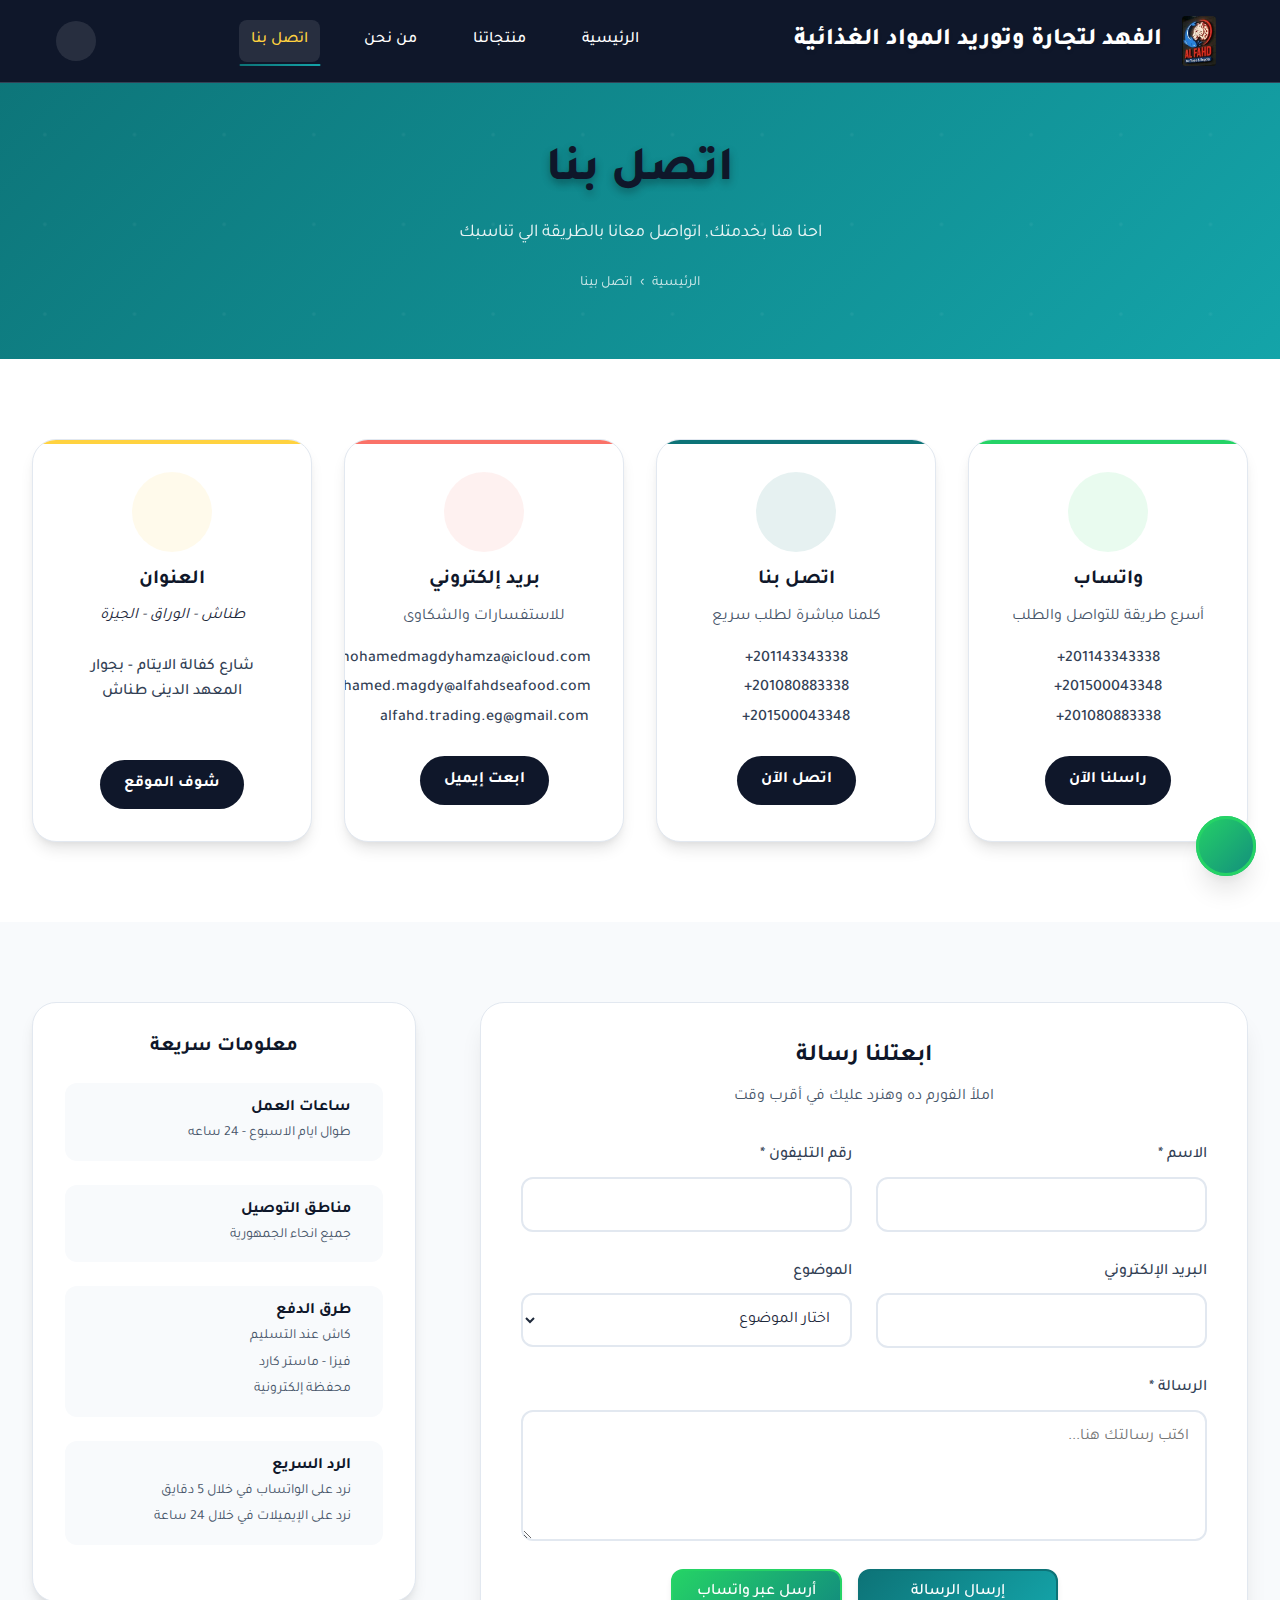
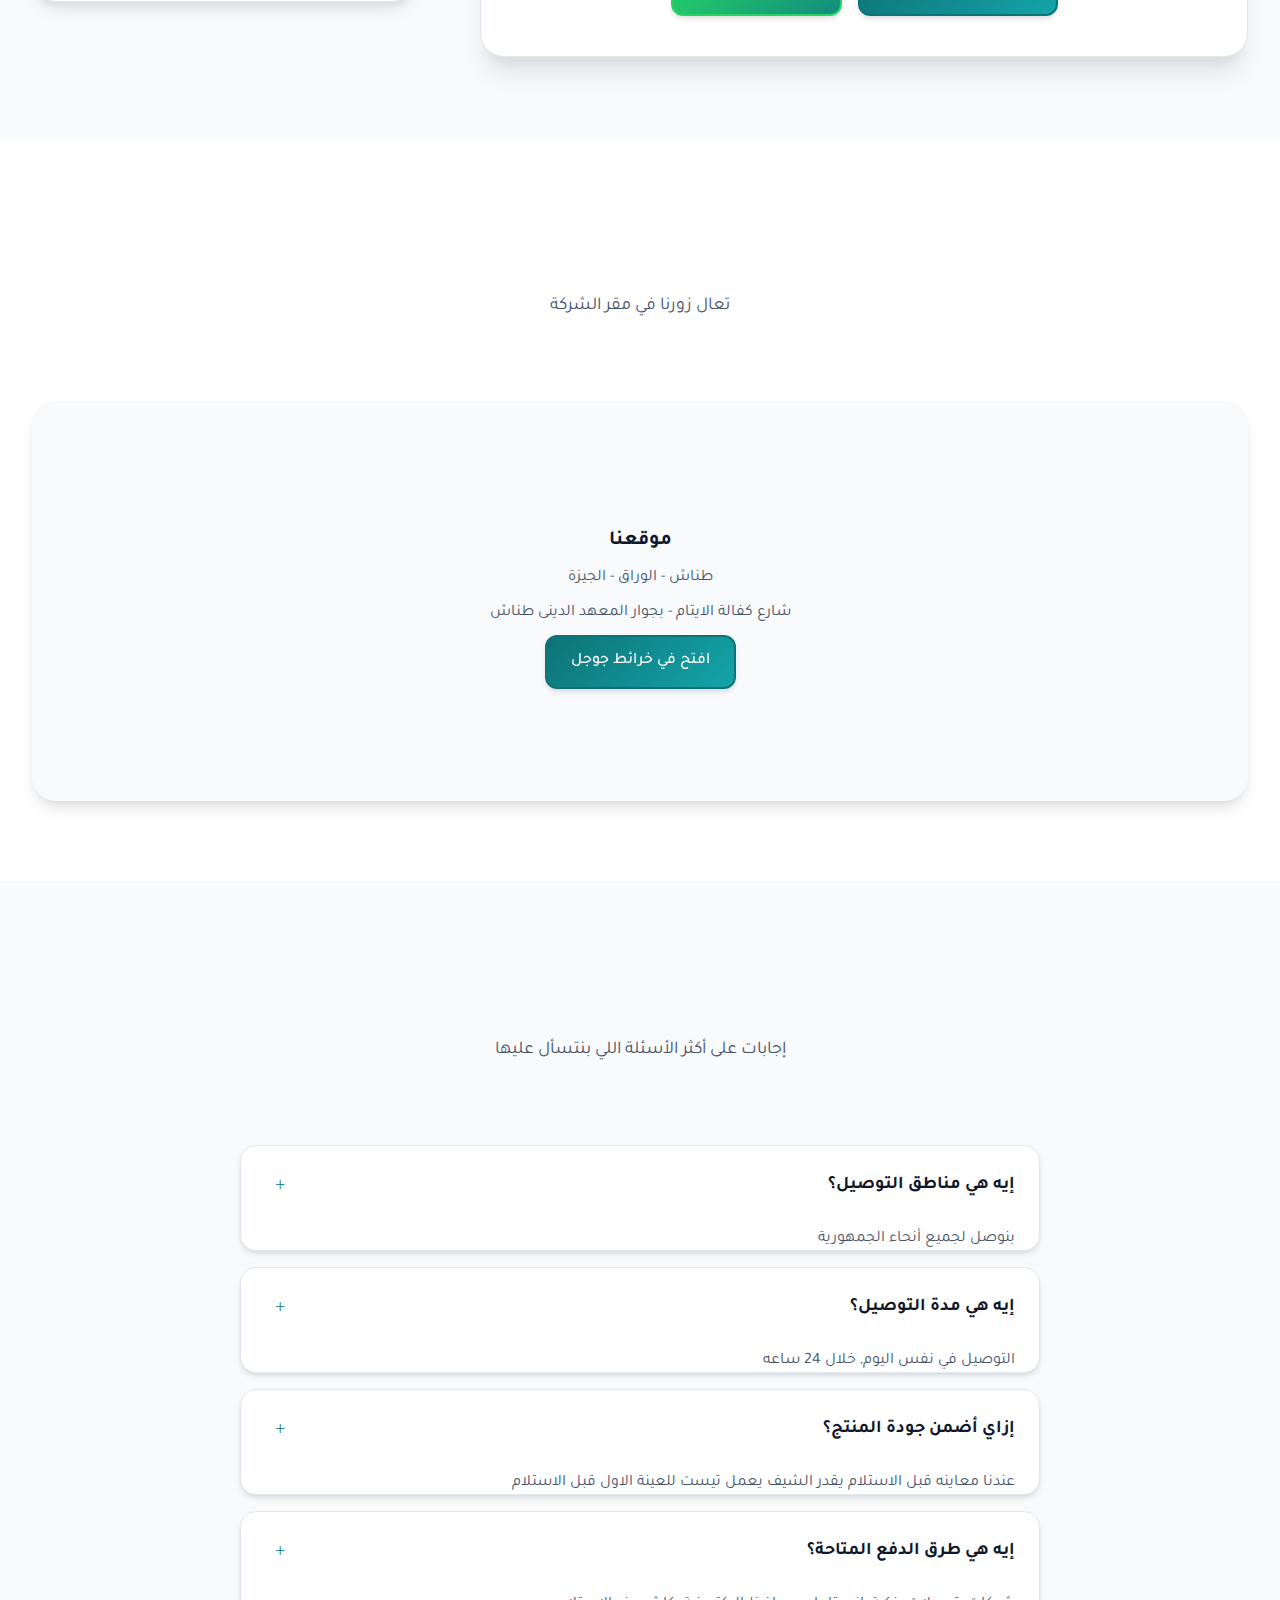
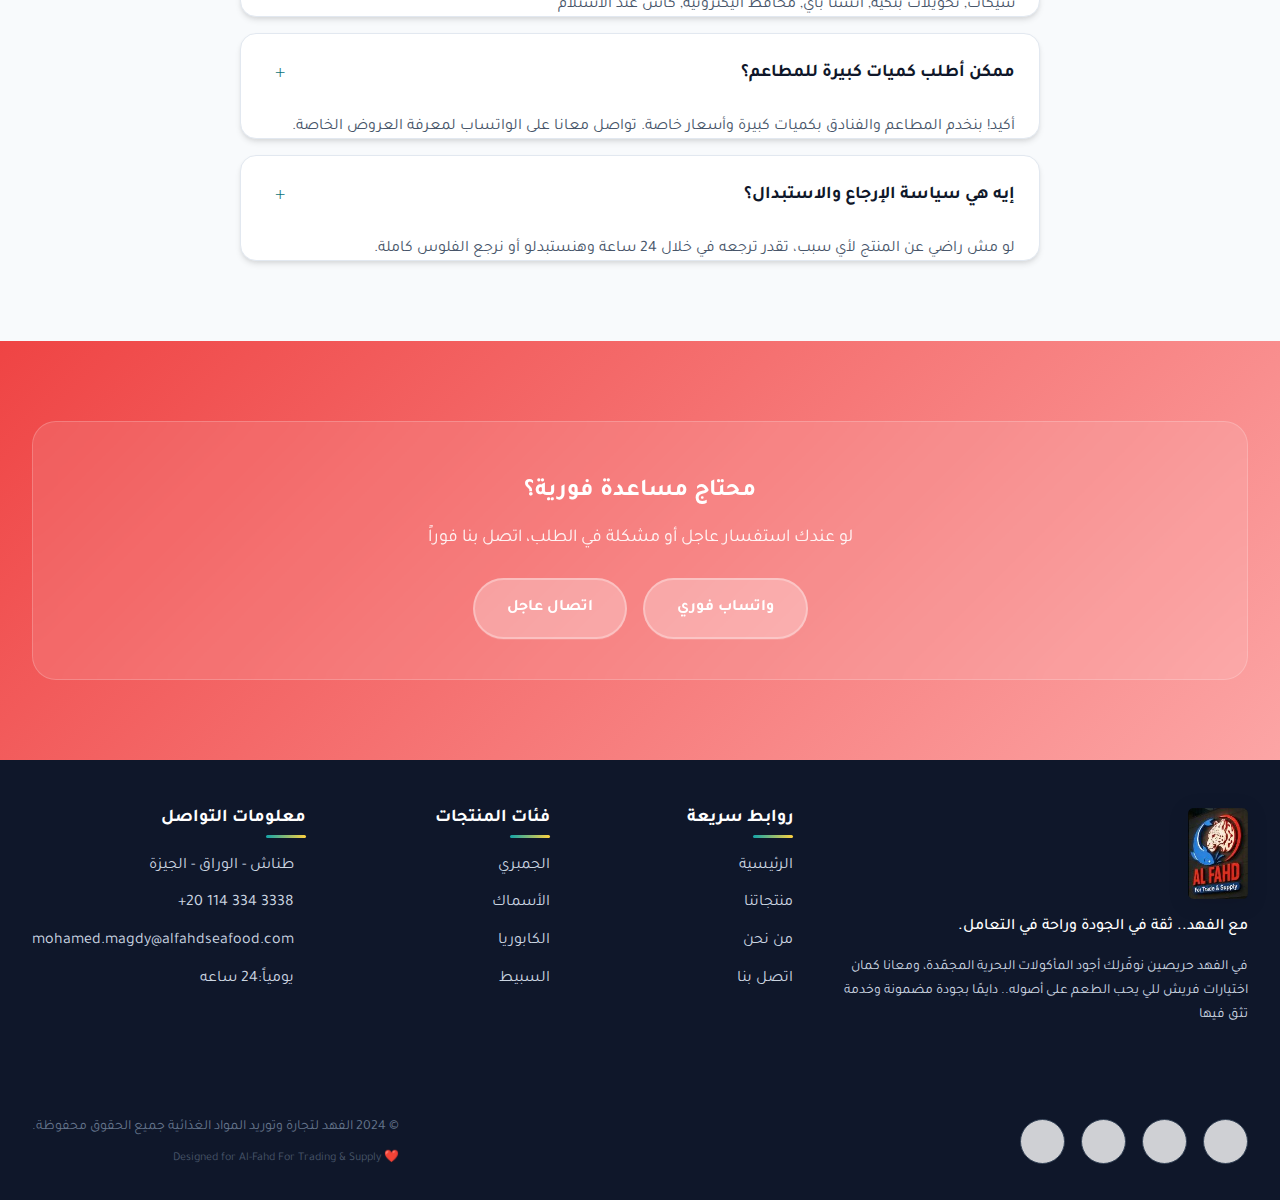
<file: contact.html>
<!DOCTYPE html>
<html lang="ar" dir="rtl">
<head>
    <meta charset="UTF-8">
    <meta name="viewport" content="width=device-width, initial-scale=1.0">
    <title>اتصل بنا - الفهد لتجارة وتوريد المواد الغذائية</title>
    <meta name="description" content="تواصل مع الفهد للمأكولات البحرية - عنواننا، أرقام التواصل، ساعات العمل، وطرق التواصل المختلفة">
    <meta name="keywords" content="تواصل، اتصل بنا، عنوان، تلفون، واتساب، الفهد، مأكولات بحرية">
    
    <!-- Favicon -->
    <link rel="icon" type="image/x-icon" href="images/favicon.ico">
    
    <!-- Fonts -->
    <link rel="preconnect" href="https://fonts.googleapis.com">
    <link rel="preconnect" href="https://fonts.gstatic.com" crossorigin>
    <link href="https://fonts.googleapis.com/css2?family=Tajawal:wght@200;300;400;500;700;800;900&display=swap" rel="stylesheet">
    
    <!-- Icons -->
    <link rel="stylesheet" href="https://cdnjs.cloudflare.com/ajax/libs/font-awesome/6.5.2/css/all.min.css" integrity="sha512-SnH5WK+bZxgPHs44uWIX+LLJAJ9/2PkPKZ5QiAj6Ta86w+fsb2TkcmfRyVX3pBnMFcV7oQPJkl9QevSCWr3W6A==" crossorigin="anonymous" referrerpolicy="no-referrer" />

    <!-- CSS -->
    <link rel="stylesheet" href="css/style.css">
</head>
<body>
    <!-- Navigation -->
    <nav class="navbar" id="navbar">
        <div class="nav-container">
            <div class="nav-logo">
                <img src="images/about/logo.png" alt="الفهد لتجارة وتوريد المواد الغذائية" class="logo-img">
                <span class="logo-text">الفهد لتجارة وتوريد المواد الغذائية</span>
            </div>
            
            <div class="nav-menu" id="nav-menu">
                <a href="index.html" class="nav-link">الرئيسية</a>
                <a href="products.html" class="nav-link">منتجاتنا</a>
                <a href="about.html" class="nav-link">من نحن</a>
                <a href="contact.html" class="nav-link active">اتصل بنا</a>
            </div>

            <div class="nav-actions">
                <a href="https://wa.me/201143343338" class="nav-action-btn whatsapp-btn" target="_blank" aria-label="WhatsApp">
                    <i class="fa-brands fa-whatsapp"></i>
                </a>
            </div>
            
            <div class="nav-toggle" id="nav-toggle">
                <span></span>
                <span></span>
                <span></span>
            </div>
        </div>
    </nav>

    <!-- Page Header -->
    <section class="page-header">
        <div class="container">
            <div class="header-content">
                <h1 class="page-title">اتصل بنا</h1>
                <p class="page-subtitle">احنا هنا بخدمتك, اتواصل معانا بالطريقة الي تناسبك</p>
                <nav class="breadcrumb">
                    <a href="index.html">الرئيسية</a>
                    <span>›</span>
                    <span>اتصل بينا</span>
                </nav>
            </div>
        </div>
    </section>

    <!-- Contact Methods Section -->
    <section class="contact-methods">
        <div class="container">
            <div class="contact-grid">
                <div class="contact-card whatsapp-card">
                    <div class="contact-icon">
                        <span><i class="fa-brands fa-whatsapp"></i></span>
                    </div>
                    <h3 class="contact-title">واتساب</h3>
                    <p class="contact-description">أسرع طريقة للتواصل والطلب</p>
                    <div class="contact-details">
                        <a href="https://wa.me/201143343338" target="_blank">201143343338+</a>
                        <a href="https://wa.me/201500043348" target="_blank">201500043348+</a>
                        <a href="https://wa.me/201080883338" target="_blank">201080883338+</a>
                    </div>
                    <a href="https://wa.me/201143343338?text=أهلاً، أريد الاستفسار عن منتجاتكم" 
                       class="contact-btn whatsapp-btn" target="_blank">
                        راسلنا الآن
                    </a>
                </div>

                <div class="contact-card phone-card">
                    <div class="contact-icon">
                        <span><i class="fas fa-phone"></i></span>
                    </div>
                    <h3 class="contact-title">اتصل بنا</h3>
                    <p class="contact-description">كلمنا مباشرة لطلب سريع</p>
                    <div class="contact-details">
                        <a href="tel:+201143343338">201143343338+</a>
                        <a href="tel:+201080883338">201080883338+</a>
                        <a href="tel:+201500043348">201500043348+</a>
                    </div>
                    <a href="tel:+201143343338" class="contact-btn phone-btn">
                        اتصل الآن
                    </a>
                </div>

                <div class="contact-card email-card">
                    <div class="contact-icon">
                        <span><i class="fas fa-envelope"></i></span>
                    </div>
                    <h3 class="contact-title">بريد إلكتروني</h3>
                    <p class="contact-description">للاستفسارات والشكاوى</p>
                    <div class="contact-details">
                        <a href="mohamedmagdyhamza@icloud.com">mohamedmagdyhamza@icloud.com</a>
                        <a href="mohamed.magdy@alfahdseafood.com">mohamed.magdy@alfahdseafood.com</a>
                        <a href="alfahd.trading.eg@gmail.com">alfahd.trading.eg@gmail.com</a>
                    </div>
                    <a href="mohamed.magdy@alfahdseafood.com" class="contact-btn email-btn">
                        ابعت إيميل
                    </a>
                </div>

                <div class="contact-card location-card">
                    <div class="contact-icon">
                        <span><i class="fas fa-location-dot"></i></span>
                    </div>
                    <h3 class="contact-title">العنوان</h3>
                    <div class="contact-details">
                        <address>طناش - الوراق - الجيزة</address>
                        <br>
                        <span>شارع كفالة الايتام - بجوار المعهد الدينى طناش</span>
                        <br>
                    </div>
                    <a href="https://maps.app.goo.gl/8XYey1H4G14BD5M5A" 
                       class="contact-btn location-btn" target="_blank">
                        شوف الموقع
                    </a>
                </div>
            </div>
        </div>
    </section>

    <!-- Contact Form Section -->
    <section class="contact-form-section">
        <div class="container">
            <div class="form-container">
                <div class="form-content">
                    <div class="form-header">
                        <h2 class="form-title">ابعتلنا رسالة</h2>
                        <p class="form-subtitle">املأ الفورم ده وهنرد عليك في أقرب وقت</p>
                    </div>

                    <form id="contactForm" class="contact-form" novalidate>
                        <div class="form-row">
                            <div class="form-group">
                                <label for="name">الاسم *</label>
                                <input type="text" id="name" name="name" required>
                                <span class="error-message"></span>
                            </div>
                            
                            <div class="form-group">
                                <label for="phone">رقم التليفون *</label>
                                <input type="tel" id="phone" name="phone" required>
                                <span class="error-message"></span>
                            </div>
                        </div>

                        <div class="form-row">
                            <div class="form-group">
                                <label for="email">البريد الإلكتروني</label>
                                <input type="email" id="email" name="email">
                                <span class="error-message"></span>
                            </div>
                            
                            <div class="form-group">
                                <label for="subject">الموضوع</label>
                                <select id="subject" name="subject">
                                    <option value="">اختار الموضوع</option>
                                    <option value="inquiry">استفسار عن منتج</option>
                                    <option value="order">طلب جديد</option>
                                    <option value="complaint">شكوى</option>
                                    <option value="suggestion">اقتراح</option>
                                    <option value="other">أخرى</option>
                                </select>
                            </div>
                        </div>

                        <div class="form-group">
                            <label for="message">الرسالة *</label>
                            <textarea id="message" name="message" rows="5" 
                                    placeholder="اكتب رسالتك هنا..." required></textarea>
                            <span class="error-message"></span>
                        </div>

                        <div class="form-actions">
                            <button type="submit" class="btn btn-primary form-submit-btn">
                                <span class="btn-text">إرسال الرسالة</span>
                                <span class="btn-loading" style="display: none;">جاري الإرسال...</span>
                                <div class="btn-ripple"></div>
                            </button>
                            
                            <button type="button" id="whatsappFormBtn" class="btn btn-whatsapp">
                                <span><i class="fa-brands fa-whatsapp"></i> أرسل عبر واتساب</span>
                                <div class="btn-ripple"></div>
                            </button>
                        </div>
                    </form>
                </div>

                <div class="form-visual">
                    <div class="contact-info-card">
                        <h3>معلومات سريعة</h3>
                        
                        <div class="info-item">
                            <div class="info-icon"><i class="fas fa-clock"></i></div>
                            <div class="info-content">
                                <h4>ساعات العمل</h4>
                                <p>طوال ايام الاسبوع - 24 ساعه </p>
                                
                            </div>
                        </div>

                        <div class="info-item">
                            <div class="info-icon"><i class="fas fa-truck"></i></div>
                            <div class="info-content">
                                <h4>مناطق التوصيل</h4>
                                <p>جميع انحاء الجمهورية</p>
                            </div>
                        </div>

                        <div class="info-item">
                            <div class="info-icon"><i class="fas fa-credit-card"></i></div>
                            <div class="info-content">
                                <h4>طرق الدفع</h4>
                                <p>كاش عند التسليم</p>
                                <p>فيزا - ماستر كارد</p>
                                <p>محفظة إلكترونية</p>
                            </div>
                        </div>

                        <div class="info-item">
                            <div class="info-icon"><i class="fas fa-bullseye"></i></div>
                            <div class="info-content">
                                <h4>الرد السريع</h4>
                                <p>نرد على الواتساب في خلال 5 دقايق</p>
                                <p>نرد على الإيميلات في خلال 24 ساعة</p>
                            </div>
                        </div>
                    </div>
                </div>
            </div>
        </div>
    </section>

    <!-- Map Section -->
    <section class="map-section">
        <div class="container">
            <div class="section-header">
                <h2 class="section-title">مكاننا على الخريطة</h2>
                <p class="section-subtitle">تعال زورنا في مقر الشركة</p>
            </div>
            
            <div class="map-container">
                <div class="map-placeholder">
                    <div class="map-icon"><i class="fas fa-map-marked-alt"></i></div>
                    <h3>موقعنا</h3>
                    <p>طناش - الوراق - الجيزة</p>
                    <p>شارع كفالة الايتام - بجوار المعهد الدينى طناش</p>
                    <a href="https://maps.app.goo.gl/8XYey1H4G14BD5M5A" 
                       class="btn btn-primary" target="_blank">
                        افتح في خرائط جوجل
                    </a>
                </div>
            </div>
        </div>
    </section>

    <!-- FAQ Section -->
    <section class="faq-section">
        <div class="container">
            <div class="section-header">
                <h2 class="section-title">أسئلة شائعة</h2>
                <p class="section-subtitle">إجابات على أكثر الأسئلة اللي بنتسأل عليها</p>
            </div>
            
            <div class="faq-grid">
                <div class="faq-item">
                    <div class="faq-question" onclick="toggleFaq(this)">
                        <h3>إيه هي مناطق التوصيل؟</h3>
                        <span class="faq-icon">+</span>
                    </div>
                    <div class="faq-answer">
                        <p>بنوصل لجميع أنحاء الجمهورية</p>
                    </div>
                </div>

                <div class="faq-item">
                    <div class="faq-question" onclick="toggleFaq(this)">
                        <h3>إيه هي مدة التوصيل؟</h3>
                        <span class="faq-icon">+</span>
                    </div>
                    <div class="faq-answer">
                        <p>التوصيل في نفس اليوم, خلال 24 ساعه</p>
                    </div>
                </div>

                <div class="faq-item">
                    <div class="faq-question" onclick="toggleFaq(this)">
                        <h3>إزاي أضمن جودة المنتج؟</h3>
                        <span class="faq-icon">+</span>
                    </div>
                    <div class="faq-answer">
                        <p>عندنا معاينه قبل الاستلام يقدر الشيف يعمل تيست للعينة الاول قبل الاستلام</p>
                    </div>
                </div>

                <div class="faq-item">
                    <div class="faq-question" onclick="toggleFaq(this)">
                        <h3>إيه هي طرق الدفع المتاحة؟</h3>
                        <span class="faq-icon">+</span>
                    </div>
                    <div class="faq-answer">
                        <p>شيكات, تحويلات بنكية, انستا باي, محافظ اليكترونية, كاش عند الاستلام</p>
                    </div>
                </div>

                <div class="faq-item">
                    <div class="faq-question" onclick="toggleFaq(this)">
                        <h3>ممكن أطلب كميات كبيرة للمطاعم؟</h3>
                        <span class="faq-icon">+</span>
                    </div>
                    <div class="faq-answer">
                        <p>أكيد! بنخدم المطاعم والفنادق بكميات كبيرة وأسعار خاصة. تواصل معانا على الواتساب لمعرفة العروض الخاصة.</p>
                    </div>
                </div>

                <div class="faq-item">
                    <div class="faq-question" onclick="toggleFaq(this)">
                        <h3>إيه هي سياسة الإرجاع والاستبدال؟</h3>
                        <span class="faq-icon">+</span>
                    </div>
                    <div class="faq-answer">
                        <p>لو مش راضي عن المنتج لأي سبب، تقدر ترجعه في خلال 24 ساعة وهنستبدلو أو نرجع الفلوس كاملة.</p>
                    </div>
                </div>
            </div>
        </div>
    </section>

    <!-- Emergency Contact -->
    <section class="emergency-contact">
        <div class="container">
            <div class="emergency-card">
                <div class="emergency-icon"><i class="fas fa-exclamation-triangle"></i></div>
                <h3>محتاج مساعدة فورية؟</h3>
                <p>لو عندك استفسار عاجل أو مشكلة في الطلب، اتصل بنا فوراً</p>
                <div class="emergency-buttons">
                    <a href="https://wa.me/01143343338?text=مساعدة عاجلة" 
                       class="emergency-btn whatsapp" target="_blank">
                        <i class="fa-brands fa-whatsapp"></i> واتساب فوري
                    </a>
                    <a href="tel:+201143343338" class="emergency-btn phone">
                        <i class="fas fa-phone"></i> اتصال عاجل
                    </a>
                </div>
            </div>
        </div>
    </section>

    <!-- ==========================================================================
       MODERN FOOTER V3
       ========================================================================== -->
    <footer class="footer-v3">
        <div class="footer-bg">
            <div class="footer-wave"></div>
        </div>
        <div class="container">
            <div class="footer-main">
                <!-- Brand Section -->
                <div class="footer-column brand-section">
                    <img src="images/about/logo.png" alt="الفهد للمأكولات البحرية" class="footer-logo">
                    <h4 class="footer-tagline">مع الفهد.. ثقة في الجودة وراحة في التعامل.</h4>
                    <p class="footer-description">في الفهد حريصين نوفّرلك أجود المأكولات البحرية المجمّدة، ومعانا كمان اختيارات فريش للي يحب الطعم على أصوله.. دايمًا بجودة مضمونة وخدمة تثق فيها</p>
                </div>

                <!-- Quick Links Section -->
                <div class="footer-column links-section">
                    <h5 class="footer-heading">روابط سريعة</h5>
                    <ul class="footer-list">
                        <li><a href="index.html">الرئيسية</a></li>
                        <li><a href="products.html">منتجاتنا</a></li>
                        <li><a href="about.html">من نحن</a></li>
                        <li><a href="contact.html">اتصل بنا</a></li>
                    </ul>
                </div>

                <!-- Product Categories Section -->
                <div class="footer-column links-section">
                    <h5 class="footer-heading">فئات المنتجات</h5>
                    <ul class="footer-list">
                        <li><a href="products.html#shrimp">الجمبري</a></li>
                        <li><a href="products.html#fish">الأسماك</a></li>
                        <li><a href="products.html#crab">الكابوريا</a></li>
                        <li><a href="products.html#squid">السبيط</a></li>
                    </ul>
                </div>

                <!-- Contact Info Section -->
                <div class="footer-column contact-section">
                    <h5 class="footer-heading">معلومات التواصل</h5>
                    <ul class="footer-list contact-info">
                        <li>
                            <i class="fas fa-map-marker-alt"></i>
                            <span>طناش - الوراق - الجيزة</span>
                        </li>
                        <li>
                            <i class="fas fa-phone-alt"></i>
                            <a href="tel:+201143343338" dir="ltr">+20 114 334 3338</a>
                        </li>
                        <li>
                            <i class="fas fa-envelope"></i>
                            <a href="mohamed.magdy@alfahdseafood.com">mohamed.magdy@alfahdseafood.com</a>
                        </li>
                        <li>
                            <i class="fas fa-clock"></i>
                            <span>يومياً:24 ساعه</span>
                        </li>
                    </ul>
                </div>
            </div>

            <div class="footer-bottom">
                <div class="social-media">
                    <a href="#" aria-label="Facebook"><i class="fab fa-facebook-f"></i></a>
                    <a href="#" aria-label="Instagram"><i class="fab fa-instagram"></i></a>
                    <a href="#" aria-label="LinkedIn"><i class="fab fa-linkedin-in"></i></a>
                    <a href="https://wa.me/201143343338" aria-label="WhatsApp"><i class="fa-brands fa-whatsapp"></i></a>
                </div>
                <div class="copyright-text">
                    <p>&copy; 2024 الفهد لتجارة وتوريد المواد الغذائية جميع الحقوق محفوظة.</p>
                    <p class="designer-credit">❤️ Designed for Al-Fahd For Trading & Supply</p>
                </div>
            </div>
        </div>
    </footer>

    <!-- WhatsApp Float Button -->
    <a href="https://wa.me/201143343338?text=أهلاً، أريد الاستفسار عن منتجاتكم" 
       class="whatsapp-float" target="_blank" aria-label="تواصل معنا عبر الواتساب">
        <div class="whatsapp-icon-float"><i class="fa-brands fa-whatsapp"></i></div>
        <div class="whatsapp-pulse"></div>
    </a>

    <!-- Back to Top Button -->
    <button id="back-to-top" class="back-to-top" aria-label="العودة للأعلى">
        <span><i class="fas fa-arrow-up"></i></span>
    </button>

    <!-- Success Modal -->
    <div id="successModal" class="modal success-modal">
        <div class="modal-content">
            <div class="success-icon">✅</div>
            <h3>تم إرسال رسالتك بنجاح!</h3>
            <p>شكراً لتواصلك معانا، هنرد عليك في أقرب وقت</p>
            <button onclick="closeSuccessModal()" class="btn btn-primary">حسناً</button>
        </div>
    </div>

    <!-- JavaScript -->
    <script src="js/main.js"></script>
</body>
</html>
</file>
<file: css/style.css>
/* ==========================================================================
   ALFAHD SEAFOOD - MODERN LUXURY WEBSITE STYLES
   ========================================================================== */

/* ==========================================================================
   BASE STYLES & VARIABLES
   ========================================================================== */
:root {
    /* Colors - Ocean-inspired luxury palette */
    --primary-color: #0d7377;
    --primary-dark: #064e51;
    --primary-light: #14a4a9;
    --secondary-color: #fa7268;
    --secondary-dark: #e55a4f;
    --accent-color: #ffd23f;
    --accent-dark: #e6bd36;
    
    /* Neutral colors */
    --white: #ffffff;
    --black: #1a1a1a;
    --gray-100: #f8fafc;
    --gray-200: #e2e8f0;
    --gray-300: #cbd5e1;
    --gray-400: #94a3b8;
    --gray-500: #64748b;
    --gray-600: #475569;
    --gray-700: #334155;
    --gray-800: #1e293b;
    --gray-900: #0f172a;
    
    /* Semantic colors */
    --success-color: #10b981;
    --warning-color: #f59e0b;
    --error-color: #ef4444;
    --info-color: #3b82f6;
    
    /* Typography */
    --font-family: 'Tajawal', -apple-system, BlinkMacSystemFont, 'Segoe UI', Roboto, sans-serif;
    --font-size-xs: 0.75rem;
    --font-size-sm: 0.875rem;
    --font-size-base: 1rem;
    --font-size-lg: 1.125rem;
    --font-size-xl: 1.25rem;
    --font-size-2xl: 1.5rem;
    --font-size-3xl: 1.875rem;
    --font-size-4xl: 2.25rem;
    --font-size-5xl: 3rem;
    
    /* Spacing */
    --spacing-1: 0.25rem;
    --spacing-2: 0.5rem;
    --spacing-3: 0.75rem;
    --spacing-4: 1rem;
    --spacing-5: 1.25rem;
    --spacing-6: 1.5rem;
    --spacing-8: 2rem;
    --spacing-10: 2.5rem;
    --spacing-12: 3rem;
    --spacing-16: 4rem;
    --spacing-20: 5rem;
    --spacing-24: 6rem;
    
    /* Shadows & Effects */
    --shadow-sm: 0 1px 2px 0 rgba(0, 0, 0, 0.05);
    --shadow-md: 0 4px 6px -1px rgba(0, 0, 0, 0.1), 0 2px 4px -1px rgba(0, 0, 0, 0.06);
    --shadow-lg: 0 10px 15px -3px rgba(0, 0, 0, 0.1), 0 4px 6px -2px rgba(0, 0, 0, 0.05);
    --shadow-xl: 0 20px 25px -5px rgba(0, 0, 0, 0.1), 0 10px 10px -5px rgba(0, 0, 0, 0.04);
    --shadow-2xl: 0 25px 50px -12px rgba(0, 0, 0, 0.25);
    
    /* Transitions */
    --transition-fast: 0.15s ease-out;
    --transition-base: 0.3s ease-out;
    --transition-slow: 0.5s ease-out;
    
    /* Border radius */
    --border-radius-sm: 0.375rem;
    --border-radius-md: 0.5rem;
    --border-radius-lg: 0.75rem;
    --border-radius-xl: 1rem;
    --border-radius-2xl: 1.5rem;
    --border-radius-full: 9999px;
    
    /* Z-index levels */
    --z-dropdown: 1000;
    --z-sticky: 1020;
    --z-fixed: 1030;
    --z-modal-backdrop: 1040;
    --z-modal: 1050;
    --z-popover: 1060;
    --z-tooltip: 1070;
    --z-toast: 1080;
}

/* ==========================================================================
   STATIC THEME
   ========================================================================== */
body {
    background-color: var(--white);
    color: var(--gray-800);
}

h1, h2, h3, h4, h5, h6 {
    color: var(--gray-900);
}

.feature-card, .product-card, .testimonial-card, .vm-card, .value-card, .team-card, .contact-card, .form-content, .contact-info-card, .faq-item, .modal-content {
    background-color: var(--white);
    border: 1px solid var(--gray-200);
}

.navbar {
    background: var(--gray-900);
    border-bottom: 1px solid var(--gray-700);
}

.nav-link {
    color: var(--white);
}

.nav-link:hover, .nav-link.active {
    color: var(--accent-color);
}

.footer-wave path {
    fill: #0f172a; /* gray-900 */
}

input, textarea, select {
    background-color: var(--white);
    color: var(--gray-800);
    border-color: var(--gray-200);
}

input:focus, textarea:focus, select:focus {
    background-color: var(--white);
}

/* ==========================================================================
   RESET & BASE STYLES
   ========================================================================== */
*,
*::before,
*::after {
    box-sizing: border-box;
    margin: 0;
    padding: 0;
}

html {
    scroll-behavior: smooth;
    font-size: 16px;
}

body {
    font-family: var(--font-family);
    font-size: var(--font-size-base);
    line-height: 1.6;
    direction: rtl;
    text-align: right;
    -webkit-font-smoothing: antialiased;
    -moz-osx-font-smoothing: grayscale;
    overflow-x: hidden;
}

/* Remove default list styles */
ul, ol {
    list-style: none;
}

/* Remove default link styles */
a {
    text-decoration: none;
    color: inherit;
    transition: all var(--transition-base);
}

/* Remove default button styles */
button {
    background: none;
    border: none;
    cursor: pointer;
    font-family: inherit;
    font-size: inherit;
    transition: all var(--transition-base);
}

/* Image optimization */
img {
    max-width: 100%;
    height: auto;
    display: block;
}

/* Form elements */
input,
textarea,
select {
    font-family: inherit;
    font-size: inherit;
    border: 1px solid var(--gray-300);
    border-radius: var(--border-radius-md);
    padding: var(--spacing-3) var(--spacing-4);
    transition: all var(--transition-base);
    width: 100%;
}

input:focus,
textarea:focus,
select:focus {
    outline: none;
    border-color: var(--primary-color);
    box-shadow: 0 0 0 3px rgba(13, 115, 119, 0.1);
}

/* ==========================================================================
   UTILITY CLASSES
   ========================================================================== */

/* Container */
.container {
    width: 100%;
    max-width: 1200px;
    margin: 0 auto;
    padding: 0 var(--spacing-4);
}

@media (min-width: 768px) {
    .container {
        padding: 0 var(--spacing-6);
    }
}

@media (min-width: 1024px) {
    .container {
        padding: 0 var(--spacing-8);
    }
}

/* Section spacing */
section {
    padding: var(--spacing-16) 0;
}

@media (min-width: 768px) {
    section {
        padding: var(--spacing-20) 0;
    }
}

/* Visually hidden */
.sr-only {
    position: absolute;
    width: 1px;
    height: 1px;
    padding: 0;
    margin: -1px;
    overflow: hidden;
    clip: rect(0, 0, 0, 0);
    white-space: nowrap;
    border: 0;
}

/* ==========================================================================
   TYPOGRAPHY
   ========================================================================== */
h1, h2, h3, h4, h5, h6 {
    font-weight: 700;
    line-height: 1.2;
    margin-bottom: var(--spacing-4);
    color: var(--gray-900);
}

h1 {
    font-size: var(--font-size-4xl);
    font-weight: 800;
}

h2 {
    font-size: var(--font-size-3xl);
    font-weight: 700;
}

h3 {
    font-size: var(--font-size-2xl);
    font-weight: 600;
}

h4 {
    font-size: var(--font-size-xl);
    font-weight: 600;
}

h5 {
    font-size: var(--font-size-lg);
    font-weight: 500;
}

h6 {
    font-size: var(--font-size-base);
    font-weight: 500;
}

p {
    margin-bottom: var(--spacing-4);
    line-height: 1.7;
}

@media (min-width: 768px) {
    h1 {
        font-size: var(--font-size-5xl);
    }
    
    h2 {
        font-size: var(--font-size-4xl);
    }
    
    h3 {
        font-size: var(--font-size-3xl);
    }
}

/* ==========================================================================
   BUTTONS
   ========================================================================== */
.btn {
    position: relative;
    display: inline-flex;
    align-items: center;
    justify-content: center;
    padding: var(--spacing-3) var(--spacing-6);
    font-size: var(--font-size-base);
    font-weight: 500;
    border-radius: var(--border-radius-lg);
    cursor: pointer;
    transition: all var(--transition-base);
    overflow: hidden;
    text-align: center;
    border: 2px solid transparent;
    min-width: 140px;
    text-decoration: none;
}

.btn-primary {
    background: linear-gradient(135deg, var(--primary-color), var(--primary-light));
    color: var(--white);
    box-shadow: var(--shadow-md);
    border-color: var(--primary-color);
}

.btn-primary:hover {
    background: linear-gradient(135deg, var(--primary-dark), var(--primary-color));
    transform: translateY(-2px);
    box-shadow: var(--shadow-lg);
}

.btn-secondary {
    background: linear-gradient(135deg, var(--secondary-color), #ff8a80);
    color: var(--white);
    box-shadow: var(--shadow-md);
    border-color: var(--secondary-color);
}

.btn-secondary:hover {
    background: linear-gradient(135deg, var(--secondary-dark), var(--secondary-color));
    transform: translateY(-2px);
    box-shadow: var(--shadow-lg);
}

.btn-whatsapp {
    background: linear-gradient(135deg, #25d366, #128c7e);
    color: var(--white);
    box-shadow: var(--shadow-md);
    border-color: #25d366;
}

.btn-whatsapp:hover {
    background: linear-gradient(135deg, #128c7e, #075e54);
    transform: translateY(-2px);
    box-shadow: var(--shadow-lg);
}

.btn-whatsapp-large {
    padding: var(--spacing-4) var(--spacing-8);
    font-size: var(--font-size-lg);
    font-weight: 600;
    background: linear-gradient(135deg, #25d366, #128c7e);
    color: var(--white);
    box-shadow: var(--shadow-lg);
    border-color: #25d366;
}

.btn-whatsapp-large:hover {
    background: linear-gradient(135deg, #128c7e, #075e54);
    transform: translateY(-3px);
    box-shadow: var(--shadow-xl);
}

.btn-outline {
    background: transparent;
    color: var(--primary-color);
    border: 2px solid var(--primary-color);
}

.btn-outline:hover {
    background: var(--primary-color);
    color: var(--white);
    transform: translateY(-2px);
    box-shadow: var(--shadow-md);
}

/* Button ripple effect */
.btn-ripple {
    position: absolute;
    top: 50%;
    left: 50%;
    width: 0;
    height: 0;
    background: rgba(255, 255, 255, 0.3);
    border-radius: 50%;
    transform: translate(-50%, -50%);
    transition: width 0.6s, height 0.6s;
    pointer-events: none;
}

.btn:active .btn-ripple {
    width: 300px;
    height: 300px;
}

/* Button sizes */
.btn-sm {
    padding: var(--spacing-2) var(--spacing-4);
    font-size: var(--font-size-sm);
    min-width: 100px;
}

.btn-lg {
    padding: var(--spacing-4) var(--spacing-8);
    font-size: var(--font-size-lg);
    min-width: 180px;
}

/* ==========================================================================
   PRELOADER
   ========================================================================== */
#preloader {
    position: fixed;
    top: 0;
    left: 0;
    width: 100vw;
    height: 100vh;
    background: linear-gradient(135deg, var(--primary-color), var(--primary-light));
    display: flex;
    align-items: center;
    justify-content: center;
    z-index: 9999;
    transition: opacity 0.5s ease-out;
}

#preloader.fade-out {
    opacity: 0;
    pointer-events: none;
}

.preloader-content {
    text-align: center;
    color: var(--white);
}

.fish-animation {
    position: relative;
    width: 80px;
    height: 40px;
    margin: 0 auto var(--spacing-6);
}

.fish-body {
    width: 60px;
    height: 30px;
    background: var(--white);
    border-radius: 50% 0 50% 50%;
    position: relative;
    animation: swim 2s ease-in-out infinite;
}

.fish-tail {
    width: 20px;
    height: 20px;
    background: var(--white);
    border-radius: 0 50% 50% 0;
    position: absolute;
    right: -10px;
    top: 5px;
    animation: tail-wave 1s ease-in-out infinite;
}

@keyframes swim {
    0%, 100% { transform: translateX(0); }
    50% { transform: translateX(10px); }
}

@keyframes tail-wave {
    0%, 100% { transform: scaleX(1); }
    50% { transform: scaleX(1.2); }
}

.loading-text {
    font-size: var(--font-size-lg);
    font-weight: 500;
    animation: pulse 1.5s ease-in-out infinite;
}

@keyframes pulse {
    0%, 100% { opacity: 1; }
    50% { opacity: 0.5; }
}

/* ==========================================================================
   NAVIGATION
   ========================================================================== */
.navbar {
    position: fixed;
    top: 0;
    left: 0;
    right: 0;
    background: var(--gray-900);
    backdrop-filter: blur(10px);
    -webkit-backdrop-filter: blur(10px);
    border-bottom: 1px solid var(--gray-700);
    z-index: var(--z-fixed);
    transition: all var(--transition-base);
    padding: var(--spacing-4) 0;
}

.navbar.scrolled {
    background: var(--gray-900);
    backdrop-filter: blur(15px);
    -webkit-backdrop-filter: blur(15px);
    box-shadow: var(--shadow-lg);
    padding: var(--spacing-2) 0;
}

.nav-container {
    display: flex;
    align-items: center;
    justify-content: space-between;
    max-width: 1200px;
    margin: 0 auto;
    padding: 0 var(--spacing-4);
}

.nav-logo {
    display: flex;
    align-items: center;
    gap: var(--spacing-3);
}

.logo-img {
    width: 50px;
    height: 50px;
    object-fit: contain;
    transition: transform var(--transition-base);
}

.logo-img:hover {
    transform: scale(1.1);
}

.logo-text {
    font-size: var(--font-size-2xl);
    font-weight: 800;
    color: var(--white);
    text-shadow: 0 2px 4px rgba(0, 0, 0, 0.1);
}

.nav-menu {
    display: none;
    align-items: center;
    gap: var(--spacing-8);
}

@media (min-width: 768px) {
    .nav-menu {
        display: flex;
    }
}

.nav-actions {
    display: flex;
    align-items: center;
    gap: var(--spacing-4);
}

.nav-action-btn {
    background: rgba(255, 255, 255, 0.1);
    color: var(--white);
    width: 40px;
    height: 40px;
    border-radius: 50%;
    display: flex;
    align-items: center;
    justify-content: center;
    font-size: var(--font-size-lg);
    transition: all var(--transition-base);
    text-decoration: none;
    position: relative;
}

.nav-action-btn:hover {
    background: var(--primary-color);
    transform: translateY(-2px);
}

.cart-btn {
    position: relative;
}

.cart-counter {
    position: absolute;
    top: -5px;
    right: -5px;
    background-color: var(--accent-color);
    color: var(--gray-900);
    border-radius: 50%;
    padding: 0.1em 0.4em;
    font-size: 12px;
    font-weight: bold;
    border: 2px solid var(--gray-900);
    line-height: 1;
}

.nav-link {
    position: relative;
    font-weight: 500;
    color: var(--white);
    padding: var(--spacing-2) var(--spacing-3);
    border-radius: var(--border-radius-md);
    transition: all var(--transition-base);
}

.nav-link::before {
    content: '';
    position: absolute;
    bottom: -4px;
    left: 50%;
    width: 0;
    height: 2px;
    background: linear-gradient(90deg, var(--primary-color), var(--primary-light));
    border-radius: 2px;
    transform: translateX(-50%);
    transition: width var(--transition-base);
}

.nav-link:hover,
.nav-link.active {
    color: var(--accent-color);
    background: rgba(255, 255, 255, 0.1);
}

.nav-link:hover::before,
.nav-link.active::before {
    width: 100%;
}

.whatsapp-nav {
    background: linear-gradient(135deg, #25d366, #128c7e);
    color: var(--white) !important;
    padding: var(--spacing-2) var(--spacing-4);
    border-radius: var(--border-radius-full);
    display: flex;
    align-items: center;
    gap: var(--spacing-2);
    font-weight: 600;
    box-shadow: var(--shadow-md);
}

.whatsapp-nav:hover {
    background: linear-gradient(135deg, #128c7e, #075e54);
    transform: translateY(-2px);
    box-shadow: var(--shadow-lg);
}

.whatsapp-nav::before {
    display: none;
}

.nav-toggle {
    display: flex;
    flex-direction: column;
    gap: 4px;
    cursor: pointer;
    padding: var(--spacing-2);
}

@media (min-width: 768px) {
    .nav-toggle {
        display: none;
    }
}

.nav-toggle span {
    width: 25px;
    height: 3px;
    background: var(--white);
    border-radius: 2px;
    transition: all var(--transition-base);
    transform-origin: center;
}

.nav-toggle.active span:first-child {
    transform: rotate(45deg) translate(6px, 6px);
}

.nav-toggle.active span:nth-child(2) {
    opacity: 0;
}

.nav-toggle.active span:last-child {
    transform: rotate(-45deg) translate(6px, -6px);
}

/* Mobile menu */
@media (max-width: 767px) {
    .nav-menu {
        position: absolute;
        top: 100%;
        left: 0;
        right: 0;
        background: rgba(255, 255, 255, 0.98);
        backdrop-filter: blur(15px);
        -webkit-backdrop-filter: blur(15px);
        flex-direction: column;
        gap: 0;
        padding: var(--spacing-4);
        border-top: 1px solid rgba(13, 115, 119, 0.1);
        box-shadow: var(--shadow-xl);
        transform: translateY(-100%);
        opacity: 0;
        visibility: hidden;
        transition: all var(--transition-base);
    }
    
    .nav-menu.active {
        transform: translateY(0);
        opacity: 1;
        visibility: visible;
    }
    
    .nav-link {
        width: 100%;
        padding: var(--spacing-4);
        border-bottom: 1px solid rgba(13, 115, 119, 0.1);
        text-align: center;
    }
    
    .nav-link:last-child {
        border-bottom: none;
    }
    
    .whatsapp-nav {
        justify-content: center;
        margin-top: var(--spacing-4);
    }
}

/* ==========================================================================
   HERO SECTION
   ========================================================================== */
.hero {
    position: relative;
    min-height: 100vh;
    display: flex;
    align-items: center;
    background: linear-gradient(135deg, #0d7377 0%, #14a4a9 100%);
    overflow: hidden;
}

.hero-background {
    position: absolute;
    top: 0;
    left: 0;
    right: 0;
    bottom: 0;
    z-index: 1;
}

.ocean-wave {
    position: absolute;
    bottom: 0;
    left: 0;
    width: 100%;
    height: 100px;
    background: url("data:image/svg+xml,%3Csvg xmlns='http://www.w3.org/2000/svg' viewBox='0 0 1200 120' preserveAspectRatio='none'%3E%3Cpath d='M985.66,92.83C906.67,72,823.78,31,743.84,14.19c-82.26-17.34-168.06-16.33-250.45.39-57.84,11.73-114,31.07-172,41.86A600.21,600.21,0,0,1,0,27.35V120H1200V95.8C1132.19,118.92,1055.71,111.31,985.66,92.83Z' fill='%23ffffff' fill-opacity='0.1'/%3E%3C/svg%3E") bottom center/cover no-repeat;
    animation: wave-animation 3s ease-in-out infinite;
}

.wave1 {
    animation-delay: 0s;
    opacity: 0.7;
}

.wave2 {
    animation-delay: -1s;
    opacity: 0.5;
    height: 80px;
}

.wave3 {
    animation-delay: -2s;
    opacity: 0.3;
    height: 60px;
}

@keyframes wave-animation {
    0%, 100% {
        transform: translateX(0) scaleY(1);
    }
    50% {
        transform: translateX(-25px) scaleY(1.1);
    }
}

.hero-content {
    position: relative;
    z-index: 2;
    display: grid;
    grid-template-columns: 1fr;
    gap: var(--spacing-12);
    align-items: center;
    min-height: 80vh;
}

@media (min-width: 1024px) {
    .hero-content {
        grid-template-columns: 1fr 1fr;
        gap: var(--spacing-16);
    }
}

.hero-text {
    text-align: center;
}

.hero-title {
    font-size: 2.5rem;
    font-weight: 900;
    color: var(--white);
    margin-bottom: var(--spacing-6);
    text-shadow: 0 4px 8px rgba(0, 0, 0, 0.3);
    line-height: 1.1;
}

@media (min-width: 768px) {
    .hero-title {
        font-size: 3.5rem;
    }
}

@media (min-width: 1024px) {
    .hero-title {
        font-size: 4rem;
    }
}

.title-line {
    display: block;
    animation: slide-up 1s ease-out forwards;
    opacity: 0;
    transform: translateY(50px);
}

.title-line:nth-child(1) {
    animation-delay: 0.2s;
}

.title-line:nth-child(2) {
    animation-delay: 0.4s;
}

.title-line:nth-child(3) {
    animation-delay: 0.6s;
}

.highlight {
    background: linear-gradient(135deg, var(--accent-color), #ffed4e);
    -webkit-background-clip: text;
    -webkit-text-fill-color: transparent;
    background-clip: text;
    position: relative;
}

@keyframes slide-up {
    to {
        opacity: 1;
        transform: translateY(0);
    }
}

.hero-description {
    font-size: var(--font-size-lg);
    color: rgba(255, 255, 255, 0.9);
    margin-bottom: var(--spacing-8);
    line-height: 1.8;
    max-width: 600px;
    margin-left: auto;
    margin-right: auto;
    animation: fade-in 1s ease-out 0.8s forwards;
    opacity: 0;
}


@keyframes fade-in {
    to {
        opacity: 1;
    }
}

.hero-buttons {
    display: flex;
    flex-direction: column;
    gap: var(--spacing-4);
    align-items: center;
    animation: fade-in 1s ease-out 1s forwards;
    opacity: 0;
}

@media (min-width: 768px) {
    .hero-buttons {
        flex-direction: row;
        justify-content: center;
    }
}

@media (min-width: 1024px) {
    .hero-buttons {
        justify-content: flex-start;
    }
}

.hero-visual {
    position: relative;
    display: flex;
    align-items: center;
    justify-content: center;
    animation: slide-in-right 1s ease-out 0.5s forwards;
    opacity: 0;
    transform: translateX(50px);
}

@keyframes slide-in-right {
    to {
        opacity: 1;
        transform: translateX(0);
    }
}

.fish-container {
    position: absolute;
    top: 0;
    left: 0;
    right: 0;
    bottom: 0;
    z-index: 1;
}

.floating-fish {
    position: absolute;
    font-size: 2rem;
    animation: float 3s ease-in-out infinite;
    opacity: 0.8;
}

.fish-1 {
    top: 10%;
    right: 10%;
    animation-delay: 0s;
}

.fish-2 {
    top: 30%;
    left: 5%;
    animation-delay: -1s;
}

.fish-3 {
    bottom: 20%;
    right: 15%;
    animation-delay: -2s;
}

.fish-4 {
    bottom: 40%;
    left: 10%;
    animation-delay: -1.5s;
}

@keyframes float {
    0%, 100% {
        transform: translateY(0) rotate(0deg);
    }
    25% {
        transform: translateY(-10px) rotate(2deg);
    }
    50% {
        transform: translateY(-15px) rotate(0deg);
    }
    75% {
        transform: translateY(-5px) rotate(-2deg);
    }
}

.hero-image-3d {
    position: relative;
    z-index: 2;
    width: 400px;
    height: 400px;
    perspective: 1000px;
}

.hero-img {
    width: 100%;
    height: 100%;
    object-fit: cover;
    border-radius: var(--border-radius-2xl);
    box-shadow: var(--shadow-2xl);
    transform: rotateY(-15deg) rotateX(5deg);
    transition: transform var(--transition-slow);
}

.hero-img:hover {
    transform: rotateY(0deg) rotateX(0deg) scale(1.05);
}

.image-frame {
    position: absolute;
    top: -20px;
    left: -20px;
    right: -20px;
    bottom: -20px;
    border: 2px solid rgba(255, 255, 255, 0.3);
    border-radius: var(--border-radius-2xl);
    z-index: -1;
}

.scroll-indicator {
    position: absolute;
    bottom: var(--spacing-8);
    left: 50%;
    transform: translateX(-50%);
    color: var(--white);
    text-align: center;
    animation: bounce 2s infinite;
    z-index: 3;
}

.scroll-arrow {
    width: 30px;
    height: 30px;
    border-right: 2px solid var(--white);
    border-bottom: 2px solid var(--white);
    transform: rotate(45deg);
    margin: 0 auto var(--spacing-2);
}

@keyframes bounce {
    0%, 20%, 50%, 80%, 100% {
        transform: translateX(-50%) translateY(0);
    }
    40% {
        transform: translateX(-50%) translateY(-10px);
    }
    60% {
        transform: translateX(-50%) translateY(-5px);
    }
}

/* ==========================================================================
   SECTIONS
   ========================================================================== */

/* Section Header */
.section-header {
    text-align: center;
    margin-bottom: var(--spacing-16);
    animation: fade-in-up 0.8s ease-out;
}

.section-title {
    font-size: var(--font-size-3xl);
    font-weight: 800;
    color: var(--gray-900);
    margin-bottom: var(--spacing-4);
    position: relative;
}

@media (min-width: 768px) {
    .section-title {
        font-size: var(--font-size-4xl);
    }
}

.section-title::after {
    content: '';
    position: absolute;
    bottom: -var(--spacing-2);
    left: 50%;
    width: 80px;
    height: 4px;
    background: linear-gradient(90deg, var(--primary-color), var(--accent-color));
    border-radius: 2px;
    transform: translateX(-50%);
}

.section-subtitle {
    font-size: var(--font-size-lg);
    color: var(--gray-600);
    max-width: 600px;
    margin: 0 auto;
    line-height: 1.7;
}

.section-footer {
    text-align: center;
    margin-top: var(--spacing-12);
    animation: fade-in-up 0.8s ease-out 0.3s both;
}

@keyframes fade-in-up {
    from {
        opacity: 0;
        transform: translateY(30px);
    }
    to {
        opacity: 1;
        transform: translateY(0);
    }
}

/* ==========================================================================
   FEATURES SECTION
   ========================================================================== */
.features {
    background: var(--gray-100);
    position: relative;
    overflow: hidden;
}

.features::before {
    content: '';
    position: absolute;
    top: 0;
    left: 0;
    right: 0;
    height: 100px;
    background: url("data:image/svg+xml,%3Csvg xmlns='http://www.w3.org/2000/svg' viewBox='0 0 1200 120' preserveAspectRatio='none'%3E%3Cpath d='M985.66,92.83C906.67,72,823.78,31,743.84,14.19c-82.26-17.34-168.06-16.33-250.45.39-57.84,11.73-114,31.07-172,41.86A600.21,600.21,0,0,1,0,27.35V120H1200V95.8C1132.19,118.92,1055.71,111.31,985.66,92.83Z' fill='%23ffffff'/%3E%3C/svg%3E") bottom center/cover no-repeat;
}

.features-grid {
    display: grid;
    grid-template-columns: 1fr;
    gap: var(--spacing-8);
}

@media (min-width: 768px) {
    .features-grid {
        grid-template-columns: repeat(2, 1fr);
    }
}

@media (min-width: 1024px) {
    .features-grid {
        grid-template-columns: repeat(4, 1fr);
        gap: var(--spacing-6);
    }
}

.feature-card {
    background: var(--white);
    padding: var(--spacing-8);
    border-radius: var(--border-radius-xl);
    box-shadow: var(--shadow-md);
    text-align: center;
    transition: all var(--transition-base);
    position: relative;
    overflow: hidden;
    animation: fade-in-up 0.8s ease-out both;
}

.feature-card:nth-child(1) { animation-delay: 0.1s; }
.feature-card:nth-child(2) { animation-delay: 0.2s; }
.feature-card:nth-child(3) { animation-delay: 0.3s; }
.feature-card:nth-child(4) { animation-delay: 0.4s; }

.feature-card::before {
    content: '';
    position: absolute;
    top: 0;
    left: -100%;
    width: 100%;
    height: 100%;
    background: linear-gradient(90deg, transparent, rgba(255, 255, 255, 0.2), transparent);
    transition: left 0.5s;
}

.feature-card:hover {
    transform: translateY(-10px);
    box-shadow: var(--shadow-xl);
}

.feature-card:hover::before {
    left: 100%;
}

.feature-icon {
    width: 80px;
    height: 80px;
    margin: 0 auto var(--spacing-6);
    display: flex;
    align-items: center;
    justify-content: center;
    position: relative;
}

.icon-3d {
    font-size: 2.5rem;
    display: block;
    animation: float-icon 3s ease-in-out infinite;
    transform-style: preserve-3d;
    filter: drop-shadow(0 10px 20px rgba(0, 0, 0, 0.1));
}

@keyframes float-icon {
    0%, 100% {
        transform: translateY(0) rotateX(0deg) rotateY(0deg);
    }
    25% {
        transform: translateY(-5px) rotateX(5deg) rotateY(5deg);
    }
    50% {
        transform: translateY(-10px) rotateX(0deg) rotateY(10deg);
    }
    75% {
        transform: translateY(-5px) rotateX(-5deg) rotateY(5deg);
    }
}

.feature-title {
    font-size: var(--font-size-xl);
    font-weight: 600;
    color: var(--gray-900);
    margin-bottom: var(--spacing-4);
}

.feature-text {
    color: var(--gray-600);
    line-height: 1.7;
}

/* ==========================================================================
   PRODUCTS SECTIONS
   ========================================================================== */
.products-preview {
    background: var(--white);
}

.products-grid {
    display: grid;
    grid-template-columns: 1fr;
    gap: var(--spacing-8);
}

@media (min-width: 768px) {
    .products-grid {
        grid-template-columns: repeat(2, 1fr);
    }
}

@media (min-width: 1024px) {
    .products-grid {
        grid-template-columns: repeat(4, 1fr);
    }
}

.product-card {
    background: var(--white);
    border-radius: var(--border-radius-xl);
    overflow: hidden;
    box-shadow: var(--shadow-md);
    transition: all var(--transition-base);
    animation: fade-in-up 0.8s ease-out both;
}

.product-card:nth-child(1) { animation-delay: 0.1s; }
.product-card:nth-child(2) { animation-delay: 0.2s; }
.product-card:nth-child(3) { animation-delay: 0.3s; }
.product-card:nth-child(4) { animation-delay: 0.4s; }

.product-card:hover {
    transform: translateY(-10px) scale(1.02);
    box-shadow: var(--shadow-xl);
}

.product-image {
    position: relative;
    width: 100%;
    height: 250px;
    overflow: hidden;
    background-color: var(--gray-100);
}

.product-image img {
    width: 100%;
    height: 100%;
    object-fit: contain;
    transition: transform var(--transition-slow);
}

.product-card:hover .product-image img {
    transform: scale(1.1);
}

.product-overlay {
    position: absolute;
    top: 0;
    left: 0;
    right: 0;
    bottom: 0;
    background: rgba(13, 115, 119, 0.9);
    display: flex;
    align-items: center;
    justify-content: center;
    opacity: 0;
    transition: opacity var(--transition-base);
}

.product-card:hover .product-overlay {
    opacity: 1;
}

.product-btn {
    background: var(--white);
    color: var(--primary-color);
    padding: var(--spacing-3) var(--spacing-6);
    border-radius: var(--border-radius-full);
    font-weight: 600;
    text-decoration: none;
    transition: all var(--transition-base);
    transform: translateY(20px);
}

.product-card:hover .product-btn {
    transform: translateY(0);
}

.product-btn:hover {
    background: var(--primary-color);
    color: var(--white);
    transform: translateY(-2px);
}

.product-info {
    padding: var(--spacing-6);
}

.product-title {
    font-size: var(--font-size-lg);
    font-weight: 600;
    color: var(--gray-900);
    margin-bottom: var(--spacing-2);
}

.product-price {
    font-size: var(--font-size-lg);
    font-weight: 700;
    color: var(--primary-color);
}

/* Products Page Specific Styles */
.page-header {
    background: linear-gradient(135deg, var(--primary-color), var(--primary-light));
    color: var(--white);
    padding: calc(var(--spacing-16) + 80px) 0 var(--spacing-16) 0;
    text-align: center;
    position: relative;
    overflow: hidden;
}

.page-header::before {
    content: '';
    position: absolute;
    top: 0;
    left: 0;
    right: 0;
    bottom: 0;
    background: url("data:image/svg+xml,%3Csvg xmlns='http://www.w3.org/2000/svg' viewBox='0 0 1200 400'%3E%3Cdefs%3E%3Cpattern id='fish-pattern' x='0' y='0' width='100' height='100' patternUnits='userSpaceOnUse'%3E%3Ccircle cx='50' cy='50' r='2' fill='%23ffffff' opacity='0.1'/%3E%3C/pattern%3E%3C/defs%3E%3Crect width='1200' height='400' fill='url(%23fish-pattern)'/%3E%3C/svg%3E");
    opacity: 0.5;
}

.header-content {
    position: relative;
    z-index: 2;
}

.page-title {
    font-size: var(--font-size-4xl);
    font-weight: 800;
    margin-bottom: var(--spacing-4);
    text-shadow: 0 4px 8px rgba(0, 0, 0, 0.3);
}

@media (min-width: 768px) {
    .page-title {
        font-size: var(--font-size-5xl);
    }
}

.page-subtitle {
    font-size: var(--font-size-lg);
    opacity: 0.9;
    margin-bottom: var(--spacing-6);
    max-width: 600px;
    margin-left: auto;
    margin-right: auto;
}

/* Cart Page Styles */
.cart-section {
    padding: var(--spacing-16) 0;
}

#cart-items-container {
    display: flex;
    flex-direction: column;
    gap: var(--spacing-6);
}

.cart-item {
    display: flex;
    align-items: center;
    gap: var(--spacing-6);
    background: var(--white);
    padding: var(--spacing-6);
    border-radius: var(--border-radius-xl);
    box-shadow: var(--shadow-md);
}

.cart-item-image img {
    width: 100px;
    height: 100px;
    object-fit: contain;
    border-radius: var(--border-radius-lg);
}

.cart-item-details {
    flex-grow: 1;
}

.cart-item-title {
    font-size: var(--font-size-lg);
    font-weight: 600;
    margin-bottom: var(--spacing-4);
}

.cart-item-remove .remove-item-btn {
    background: none;
    border: none;
    color: var(--error-color);
    font-size: var(--font-size-xl);
    cursor: pointer;
}

.cart-summary {
    margin-top: var(--spacing-8);
    text-align: center;
}

.empty-cart-message {
    text-align: center;
    font-size: var(--font-size-lg);
    color: var(--gray-600);
    padding: var(--spacing-12);
}

.breadcrumb {
    display: flex;
    align-items: center;
    justify-content: center;
    gap: var(--spacing-2);
    font-size: var(--font-size-sm);
    opacity: 0.8;
}

.breadcrumb a {
    color: var(--white);
    text-decoration: none;
    transition: opacity var(--transition-base);
}

.breadcrumb a:hover {
    opacity: 1;
    text-decoration: underline;
}

.products-filter {
    background: var(--gray-100);
    padding: var(--spacing-8) 0;
    border-bottom: 1px solid var(--gray-200);
}

.filter-tabs {
    display: flex;
    justify-content: center;
    gap: var(--spacing-4);
    flex-wrap: wrap;
}

.filter-btn {
    background: var(--white);
    color: var(--gray-600);
    border: 2px solid var(--gray-300);
    padding: var(--spacing-3) var(--spacing-6);
    border-radius: var(--border-radius-full);
    font-weight: 500;
    cursor: pointer;
    transition: all var(--transition-base);
}

.filter-btn:hover,
.filter-btn.active {
    background: var(--primary-color);
    color: var(--white);
    border-color: var(--primary-color);
    transform: translateY(-2px);
    box-shadow: var(--shadow-md);
}

.products-section {
    padding: var(--spacing-16) 0;
}

.product-badge {
    position: absolute;
    top: var(--spacing-4);
    right: var(--spacing-4);
    padding: var(--spacing-1) var(--spacing-3);
    border-radius: var(--border-radius-full);
    font-size: var(--font-size-xs);
    font-weight: 600;
    text-transform: uppercase;
    z-index: 2;
}

.product-badge.new {
    background: var(--success-color);
    color: var(--white);
}

.product-badge.popular {
    background: var(--secondary-color);
    color: var(--white);
}

.product-badge.premium {
    background: linear-gradient(135deg, #ffd700, #ffed4e);
    color: var(--gray-900);
}

.product-badge.seasonal {
    background: var(--accent-color);
    color: var(--gray-900);
}

.product-badge.exclusive {
    background: linear-gradient(135deg, #8b5cf6, #a78bfa);
    color: var(--white);
}

.product-actions {
    display: flex;
    flex-direction: column;
    gap: var(--spacing-3);
    align-items: center;
}

.product-action {
    background: var(--white);
    color: var(--primary-color);
    border: none;
    padding: var(--spacing-2) var(--spacing-4);
    border-radius: var(--border-radius-full);
    font-weight: 600;
    font-size: var(--font-size-sm);
    cursor: pointer;
    transition: all var(--transition-base);
    text-decoration: none;
    transform: translateY(20px);
    opacity: 0;
}

.product-card:hover .product-action {
    transform: translateY(0);
    opacity: 1;
}

.product-action:nth-child(1) {
    transition-delay: 0.1s;
}

.product-action:nth-child(2) {
    transition-delay: 0.2s;
}

.product-action:hover {
    background: var(--primary-color);
    color: var(--white);
    transform: translateY(-2px);
}

.product-action.whatsapp:hover {
    background: #25d366;
    color: var(--white);
}

.product-description {
    font-size: var(--font-size-sm);
    color: var(--gray-600);
    margin-bottom: var(--spacing-3);
}

.product-card-footer {
    margin-top: auto;
    padding-top: var(--spacing-4);
    border-top: 1px solid var(--gray-200);
}

.cart-button-container {
    position: relative;
    display: flex;
    justify-content: center;
    align-items: center;
    height: 50px;
    width: 150px;
}

.add-to-cart-btn, .quantity-controls {
    position: absolute;
    transition: opacity 0.3s ease, transform 0.3s ease;
}

.add-to-cart-btn {
    background-color: var(--primary-color);
    color: white;
    border: none;
    padding: var(--spacing-3);
    border-radius: 50%;
    width: 50px;
    height: 50px;
    font-size: var(--font-size-lg);
    cursor: pointer;
}

.cart-button-container.controls-visible .add-to-cart-btn {
    opacity: 0;
    transform: scale(0.5);
    pointer-events: none;
}

.quantity-controls {
    opacity: 0;
    transform: scale(0.5);
    pointer-events: none;
}

.cart-button-container.controls-visible .quantity-controls {
    opacity: 1;
    transform: scale(1);
    pointer-events: auto;
}

.add-to-cart-btn:hover {
    background-color: var(--primary-dark);
    transform: scale(1.1);
}

.quantity-controls {
    display: flex;
    align-items: center;
    gap: var(--spacing-3);
}

.quantity-btn {
    background-color: var(--gray-200);
    color: var(--gray-800);
    border: none;
    width: 40px;
    height: 40px;
    border-radius: 50%;
    font-size: var(--font-size-xl);
    cursor: pointer;
    transition: all var(--transition-base);
}

.quantity-btn:hover {
    transform: scale(1.1);
}

.increase-btn {
    background-color: var(--success-color);
    color: white;
}

.decrease-btn {
    background-color: var(--error-color);
    color: white;
}

.quantity {
    font-size: var(--font-size-lg);
    font-weight: bold;
}

.product-price {
    display: flex;
    flex-direction: column;
    gap: var(--spacing-1);
}

.price-range {
    font-size: var(--font-size-lg);
    font-weight: 700;
    color: var(--primary-color);
}

.price-note {
    font-size: var(--font-size-xs);
    color: var(--gray-500);
}

.filter-controls {
    display: flex;
    flex-direction: column;
    gap: var(--spacing-6);
    align-items: center;
}

@media (min-width: 768px) {
    .filter-controls {
        flex-direction: row;
        justify-content: space-between;
    }
}

.search-container {
    position: relative;
    width: 100%;
    max-width: 400px;
}

#search-input {
    width: 100%;
    padding: var(--spacing-3) var(--spacing-4);
    padding-left: var(--spacing-8);
    border-radius: var(--border-radius-full);
    border: 2px solid var(--gray-300);
    font-size: var(--font-size-base);
    transition: all var(--transition-base);
}

#search-input:focus {
    border-color: var(--primary-color);
    box-shadow: 0 0 0 3px rgba(13, 115, 119, 0.1);
    outline: none;
}

.search-container::before {
    content: '🔍';
    position: absolute;
    left: var(--spacing-4);
    top: 50%;
    transform: translateY(-50%);
    color: var(--gray-400);
}

.product-card .product-info {
    display: flex;
    flex-direction: column;
    justify-content: space-between;
    height: 100%;
}

.product-order-btn {
    margin-top: var(--spacing-4);
    display: flex;
    align-items: center;
    justify-content: center;
    gap: var(--spacing-2);
}

.no-products-found {
    grid-column: 1 / -1;
    text-align: center;
    font-size: var(--font-size-lg);
    color: var(--gray-600);
    padding: var(--spacing-12);
}


/* ==========================================================================
   TESTIMONIALS SECTION
   ========================================================================== */
.testimonials {
    background: linear-gradient(135deg, var(--gray-100), var(--white));
    position: relative;
    overflow: hidden;
}

.testimonials::before {
    content: '';
    position: absolute;
    top: -50px;
    left: -50px;
    width: 100px;
    height: 100px;
    background: rgba(13, 115, 119, 0.05);
    border-radius: 50%;
}

.testimonials::after {
    content: '';
    position: absolute;
    bottom: -30px;
    right: -30px;
    width: 80px;
    height: 80px;
    background: rgba(250, 114, 104, 0.05);
    border-radius: 50%;
}

.testimonials-slider {
    position: relative;
    max-width: 800px;
    margin: 0 auto var(--spacing-8);
}

.testimonial-card {
    background: var(--white);
    padding: var(--spacing-10);
    border-radius: var(--border-radius-2xl);
    box-shadow: var(--shadow-lg);
    text-align: center;
    position: relative;
    opacity: 0;
    transform: translateX(50px);
    transition: all var(--transition-slow);
    display: none;
}

.testimonial-card.active {
    opacity: 1;
    transform: translateX(0);
    display: block;
    animation: fade-in-slide 0.8s ease-out;
}

@keyframes fade-in-slide {
    from {
        opacity: 0;
        transform: translateY(30px);
    }
    to {
        opacity: 1;
        transform: translateY(0);
    }
}

.testimonial-card::before {
    content: '"';
    position: absolute;
    top: -20px;
    left: var(--spacing-6);
    font-size: 4rem;
    color: var(--primary-color);
    opacity: 0.3;
    font-family: serif;
}

.testimonial-stars {
    font-size: var(--font-size-lg);
    margin-bottom: var(--spacing-4);
    filter: drop-shadow(0 2px 4px rgba(255, 215, 0, 0.3));
}

.testimonial-text {
    font-size: var(--font-size-lg);
    line-height: 1.8;
    color: var(--gray-700);
    margin-bottom: var(--spacing-6);
    font-style: italic;
}

.testimonial-author {
    color: var(--gray-900);
}

.testimonial-author strong {
    font-weight: 600;
    color: var(--primary-color);
}

.testimonial-author span {
    color: var(--gray-500);
    font-size: var(--font-size-sm);
}

.slider-controls {
    display: flex;
    align-items: center;
    justify-content: center;
    gap: var(--spacing-4);
}

.slider-btn {
    width: 50px;
    height: 50px;
    border-radius: 50%;
    background: var(--white);
    color: var(--primary-color);
    border: 2px solid var(--primary-color);
    font-size: var(--font-size-xl);
    cursor: pointer;
    transition: all var(--transition-base);
    display: flex;
    align-items: center;
    justify-content: center;
}

.slider-btn:hover {
    background: var(--primary-color);
    color: var(--white);
    transform: scale(1.1);
}

.slider-dots {
    display: flex;
    gap: var(--spacing-2);
}

.dot {
    width: 12px;
    height: 12px;
    border-radius: 50%;
    background: var(--gray-300);
    border: none;
    cursor: pointer;
    transition: all var(--transition-base);
}

.dot.active {
    background: var(--primary-color);
    transform: scale(1.3);
}

.dot:hover {
    background: var(--primary-light);
}

/* ==========================================================================
   ABOUT PAGE STYLES
   ========================================================================== */
.about-story {
    background: var(--white);
}

.story-content {
    display: grid;
    grid-template-columns: 1fr;
    gap: var(--spacing-12);
    align-items: center;
}

@media (min-width: 1024px) {
    .story-content {
        grid-template-columns: 1fr 1fr;
        gap: var(--spacing-16);
    }
}

.story-text {
    animation: fade-in-up 0.8s ease-out;
}

.story-title {
    font-size: var(--font-size-3xl);
    font-weight: 800;
    color: var(--primary-color);
    margin-bottom: var(--spacing-6);
    position: relative;
}

.story-title::after {
    content: '';
    position: absolute;
    bottom: -var(--spacing-2);
    left: 0;
    width: 60px;
    height: 4px;
    background: linear-gradient(90deg, var(--primary-color), var(--accent-color));
    border-radius: 2px;
}

.story-paragraph {
    font-size: var(--font-size-lg);
    line-height: 1.8;
    color: var(--gray-700);
    margin-bottom: var(--spacing-6);
}

.story-visual {
    position: relative;
    animation: fade-in-up 0.8s ease-out 0.3s both;
}

.story-image-container {
    position: relative;
    border-radius: var(--border-radius-2xl);
    overflow: hidden;
    box-shadow: var(--shadow-xl);
    transform: perspective(1000px) rotateY(-10deg);
    transition: transform var(--transition-slow);
}

.story-image-container:hover {
    transform: perspective(1000px) rotateY(0deg) scale(1.02);
}

.story-image {
    width: 100%;
    height: 400px;
    object-fit: contain;
    background-color: var(--gray-100);
}

.story-badge {
    position: absolute;
    top: var(--spacing-6);
    left: var(--spacing-6);
    background: rgba(255, 255, 255, 0.95);
    backdrop-filter: blur(10px);
    padding: var(--spacing-4);
    border-radius: var(--border-radius-xl);
    text-align: center;
    box-shadow: var(--shadow-lg);
}

.badge-number {
    display: block;
    font-size: var(--font-size-2xl);
    font-weight: 800;
    color: var(--primary-color);
}

.badge-text {
    font-size: var(--font-size-sm);
    color: var(--gray-600);
    font-weight: 500;
}

.vision-mission {
    background: var(--gray-100);
}

.vm-grid {
    display: grid;
    grid-template-columns: 1fr;
    gap: var(--spacing-12);
}

@media (min-width: 1024px) {
    .vm-grid {
        grid-template-columns: 1fr 1fr;
        gap: var(--spacing-16);
    }
}

.vm-card {
    background: var(--white);
    padding: var(--spacing-10);
    border-radius: var(--border-radius-2xl);
    box-shadow: var(--shadow-lg);
    text-align: center;
    position: relative;
    overflow: hidden;
    animation: fade-in-up 0.8s ease-out both;
}

.vision-card {
    animation-delay: 0.1s;
}

.mission-card {
    animation-delay: 0.2s;
}

.vm-card::before {
    content: '';
    position: absolute;
    top: 0;
    left: 0;
    right: 0;
    height: 4px;
    background: linear-gradient(90deg, var(--primary-color), var(--accent-color));
}

.vm-icon {
    font-size: 3rem;
    margin-bottom: var(--spacing-4);
    display: block;
    filter: drop-shadow(0 4px 8px rgba(0, 0, 0, 0.1));
}

.vm-title {
    font-size: var(--font-size-2xl);
    font-weight: 700;
    color: var(--gray-900);
    margin-bottom: var(--spacing-4);
}

.vm-text {
    font-size: var(--font-size-lg);
    line-height: 1.8;
    color: var(--gray-700);
}

.values {
    background: var(--white);
}

.values-grid {
    display: grid;
    grid-template-columns: 1fr;
    gap: var(--spacing-8);
}

@media (min-width: 768px) {
    .values-grid {
        grid-template-columns: repeat(2, 1fr);
    }
}

@media (min-width: 1024px) {
    .values-grid {
        grid-template-columns: repeat(4, 1fr);
    }
}

.value-card {
    background: var(--gray-100);
    padding: var(--spacing-8);
    border-radius: var(--border-radius-xl);
    text-align: center;
    transition: all var(--transition-base);
    animation: fade-in-up 0.8s ease-out both;
    position: relative;
    overflow: hidden;
}

.value-card:nth-child(1) { animation-delay: 0.1s; }
.value-card:nth-child(2) { animation-delay: 0.2s; }
.value-card:nth-child(3) { animation-delay: 0.3s; }
.value-card:nth-child(4) { animation-delay: 0.4s; }

.value-card::before {
    content: '';
    position: absolute;
    top: 0;
    left: -100%;
    width: 100%;
    height: 100%;
    background: linear-gradient(90deg, transparent, rgba(13, 115, 119, 0.05), transparent);
    transition: left 0.6s;
}

.value-card:hover {
    background: var(--white);
    transform: translateY(-10px);
    box-shadow: var(--shadow-lg);
}

.value-card:hover::before {
    left: 100%;
}

.value-icon {
    font-size: 2.5rem;
    margin-bottom: var(--spacing-4);
    display: block;
    transition: transform var(--transition-base);
}

.value-card:hover .value-icon {
    transform: scale(1.2) rotate(5deg);
}

.value-title {
    font-size: var(--font-size-xl);
    font-weight: 600;
    color: var(--gray-900);
    margin-bottom: var(--spacing-3);
}

.value-text {
    color: var(--gray-600);
    line-height: 1.7;
}

.statistics {
    background: linear-gradient(135deg, var(--primary-color), var(--primary-light));
    color: var(--white);
}

.stats-grid {
    display: grid;
    grid-template-columns: 1fr;
    gap: var(--spacing-8);
}

@media (min-width: 768px) {
    .stats-grid {
        grid-template-columns: repeat(2, 1fr);
    }
}

@media (min-width: 1024px) {
    .stats-grid {
        grid-template-columns: repeat(4, 1fr);
    }
}

.stat-card {
    text-align: center;
    animation: fade-in-up 0.8s ease-out both;
}

.stat-card:nth-child(1) { animation-delay: 0.1s; }
.stat-card:nth-child(2) { animation-delay: 0.2s; }
.stat-card:nth-child(3) { animation-delay: 0.3s; }
.stat-card:nth-child(4) { animation-delay: 0.4s; }

.stat-number {
    font-size: 3rem;
    font-weight: 900;
    display: block;
    margin-bottom: var(--spacing-2);
    text-shadow: 0 2px 4px rgba(0, 0, 0, 0.3);
}

@media (min-width: 768px) {
    .stat-number {
        font-size: 4rem;
    }
}

.stat-label {
    font-size: var(--font-size-lg);
    font-weight: 500;
    opacity: 0.9;
    margin-bottom: var(--spacing-2);
}

.stat-icon {
    font-size: 2rem;
    opacity: 0.7;
}

.team {
    background: var(--gray-100);
}

.team-grid {
    display: grid;
    grid-template-columns: repeat(auto-fit, minmax(300px, 1fr));
    gap: var(--spacing-12);
    max-width: 800px;
    margin: 0 auto;
}

.team-card {
    background: var(--white);
    border-radius: var(--border-radius-2xl);
    overflow: hidden;
    box-shadow: var(--shadow-lg);
    transition: all var(--transition-base);
    animation: fade-in-up 0.8s ease-out both;
}

.team-card:nth-child(1) { animation-delay: 0.1s; }
.team-card:nth-child(2) { animation-delay: 0.2s; }
.team-card:nth-child(3) { animation-delay: 0.3s; }

.team-card:hover {
    transform: translateY(-10px);
    box-shadow: var(--shadow-xl);
}

.team-image {
    position: relative;
    width: 100%;
    height: 300px;
    overflow: hidden;
    background-color: var(--gray-100);
}

.team-image img {
    width: 100%;
    height: 100%;
    object-fit: contain;
    transition: transform var(--transition-slow);
}

.team-card:hover .team-image img {
    transform: scale(1.1);
}

.team-social {
    position: absolute;
    top: var(--spacing-4);
    right: var(--spacing-4);
    display: flex;
    gap: var(--spacing-2);
    opacity: 0;
    transition: opacity var(--transition-base);
}

.team-card:hover .team-social {
    opacity: 1;
}

.team-social a {
    width: 40px;
    height: 40px;
    background: rgba(255, 255, 255, 0.9);
    color: var(--primary-color);
    border-radius: 50%;
    display: flex;
    align-items: center;
    justify-content: center;
    font-size: var(--font-size-lg);
    transition: all var(--transition-base);
}

.team-social a:hover {
    background: var(--primary-color);
    color: var(--white);
    transform: scale(1.1);
}

.team-info {
    padding: var(--spacing-6);
    text-align: center;
}

.team-name {
    font-size: var(--font-size-xl);
    font-weight: 600;
    color: var(--gray-900);
    margin-bottom: var(--spacing-2);
}

.team-role {
    font-size: var(--font-size-base);
    color: var(--primary-color);
    font-weight: 500;
    margin-bottom: var(--spacing-3);
}

.team-bio {
    color: var(--gray-600);
    line-height: 1.7;
}

.why-choose-us {
    background: var(--white);
}

.choose-grid {
    display: grid;
    grid-template-columns: 1fr;
    gap: var(--spacing-8);
}

@media (min-width: 768px) {
    .choose-grid {
        grid-template-columns: repeat(2, 1fr);
    }
}

@media (min-width: 1024px) {
    .choose-grid {
        grid-template-columns: repeat(3, 1fr);
        gap: var(--spacing-6);
    }
}

.choose-item {
    display: flex;
    gap: var(--spacing-4);
    padding: var(--spacing-6);
    background: var(--gray-100);
    border-radius: var(--border-radius-xl);
    transition: all var(--transition-base);
    animation: fade-in-up 0.8s ease-out both;
}

.choose-item:nth-child(1) { animation-delay: 0.1s; }
.choose-item:nth-child(2) { animation-delay: 0.2s; }
.choose-item:nth-child(3) { animation-delay: 0.3s; }
.choose-item:nth-child(4) { animation-delay: 0.4s; }
.choose-item:nth-child(5) { animation-delay: 0.5s; }
.choose-item:nth-child(6) { animation-delay: 0.6s; }

.choose-item:hover {
    background: var(--white);
    box-shadow: var(--shadow-md);
    transform: translateY(-5px);
}

.choose-icon {
    font-size: 2rem;
    color: var(--primary-color);
    flex-shrink: 0;
}

.choose-content {
    flex: 1;
}

.choose-title {
    font-size: var(--font-size-lg);
    font-weight: 600;
    color: var(--gray-900);
    margin-bottom: var(--spacing-2);
}

.choose-text {
    color: var(--gray-600);
    line-height: 1.7;
}

/* ==========================================================================
   CONTACT PAGE STYLES
   ========================================================================== */
.contact-methods {
    background: var(--white);
}

.contact-grid {
    display: grid;
    grid-template-columns: 1fr;
    gap: var(--spacing-8);
}

@media (min-width: 768px) {
    .contact-grid {
        grid-template-columns: repeat(2, 1fr);
    }
}

@media (min-width: 1024px) {
    .contact-grid {
        grid-template-columns: repeat(4, 1fr);
    }
}

.contact-card {
    background: var(--white);
    padding: var(--spacing-8);
    border-radius: var(--border-radius-2xl);
    box-shadow: var(--shadow-lg);
    text-align: center;
    transition: all var(--transition-base);
    animation: fade-in-up 0.8s ease-out both;
    position: relative;
    overflow: hidden;
}

.contact-card:nth-child(1) { animation-delay: 0.1s; }
.contact-card:nth-child(2) { animation-delay: 0.2s; }
.contact-card:nth-child(3) { animation-delay: 0.3s; }
.contact-card:nth-child(4) { animation-delay: 0.4s; }

.contact-card::before {
    content: '';
    position: absolute;
    top: 0;
    left: 0;
    right: 0;
    height: 4px;
    border-radius: var(--border-radius-2xl) var(--border-radius-2xl) 0 0;
}

.whatsapp-card::before {
    background: #25d366;
}

.phone-card::before {
    background: var(--primary-color);
}

.email-card::before {
    background: var(--secondary-color);
}

.location-card::before {
    background: var(--accent-color);
}

.contact-card:hover {
    transform: translateY(-10px);
    box-shadow: var(--shadow-xl);
}

.contact-icon {
    width: 80px;
    height: 80px;
    margin: 0 auto var(--spacing-4);
    display: flex;
    align-items: center;
    justify-content: center;
    border-radius: 50%;
    font-size: 2rem;
    transition: all var(--transition-base);
}

.whatsapp-card .contact-icon {
    background: rgba(37, 211, 102, 0.1);
    color: #25d366;
}

.phone-card .contact-icon {
    background: rgba(13, 115, 119, 0.1);
    color: var(--primary-color);
}

.email-card .contact-icon {
    background: rgba(250, 114, 104, 0.1);
    color: var(--secondary-color);
}

.location-card .contact-icon {
    background: rgba(255, 210, 63, 0.1);
    color: var(--accent-dark);
}

.contact-card:hover .contact-icon {
    transform: scale(1.1) rotate(5deg);
}

.contact-title {
    font-size: var(--font-size-xl);
    font-weight: 600;
    color: var(--gray-900);
    margin-bottom: var(--spacing-3);
}

.contact-description {
    color: var(--gray-600);
    margin-bottom: var(--spacing-4);
    line-height: 1.7;
}

.contact-details {
    margin-bottom: var(--spacing-6);
}

.contact-details a,
.contact-details span {
    display: block;
    color: var(--gray-700);
    font-weight: 500;
    margin-bottom: var(--spacing-1);
    transition: color var(--transition-base);
}

.contact-details a:hover {
    color: var(--primary-color);
}

.contact-btn {
    background: var(--gray-900);
    color: var(--white);
    padding: var(--spacing-3) var(--spacing-6);
    border-radius: var(--border-radius-full);
    font-weight: 600;
    text-decoration: none;
    transition: all var(--transition-base);
    display: inline-block;
}

.contact-btn:hover {
    transform: translateY(-2px);
    box-shadow: var(--shadow-md);
}

.whatsapp-btn:hover {
    background: #25d366;
}

.phone-btn:hover {
    background: var(--primary-color);
}

.email-btn:hover {
    background: var(--secondary-color);
}

.location-btn:hover {
    background: var(--accent-dark);
}

.contact-form-section {
    background: var(--gray-100);
}

.form-container {
    display: grid;
    grid-template-columns: 1fr;
    gap: var(--spacing-16);
    align-items: start;
}

@media (min-width: 1024px) {
    .form-container {
        grid-template-columns: 2fr 1fr;
    }
}

.form-content {
    background: var(--white);
    padding: var(--spacing-10);
    border-radius: var(--border-radius-2xl);
    box-shadow: var(--shadow-xl);
    animation: fade-in-up 0.8s ease-out;
}

.form-header {
    text-align: center;
    margin-bottom: var(--spacing-8);
}

.form-title {
    font-size: var(--font-size-2xl);
    font-weight: 700;
    color: var(--gray-900);
    margin-bottom: var(--spacing-3);
}

.form-subtitle {
    color: var(--gray-600);
    line-height: 1.7;
}

.contact-form {
    display: flex;
    flex-direction: column;
    gap: var(--spacing-6);
}

.form-row {
    display: grid;
    grid-template-columns: 1fr;
    gap: var(--spacing-6);
}

@media (min-width: 768px) {
    .form-row {
        grid-template-columns: 1fr 1fr;
    }
}

.form-group {
    display: flex;
    flex-direction: column;
}

.form-group label {
    font-weight: 500;
    color: var(--gray-700);
    margin-bottom: var(--spacing-2);
}

.form-group input,
.form-group select,
.form-group textarea {
    border: 2px solid var(--gray-200);
    border-radius: var(--border-radius-lg);
    padding: var(--spacing-4);
    font-size: var(--font-size-base);
    transition: all var(--transition-base);
}

.form-group input:focus,
.form-group select:focus,
.form-group textarea:focus {
    border-color: var(--primary-color);
    box-shadow: 0 0 0 3px rgba(13, 115, 119, 0.1);
    outline: none;
}

.form-group textarea {
    resize: vertical;
    min-height: 120px;
}

.error-message {
    color: var(--error-color);
    font-size: var(--font-size-sm);
    margin-top: var(--spacing-1);
    opacity: 0;
    transition: opacity var(--transition-base);
}

.form-group.error .error-message {
    opacity: 1;
}

.form-group.error input,
.form-group.error select,
.form-group.error textarea {
    border-color: var(--error-color);
}

.form-actions {
    display: flex;
    flex-direction: column;
    gap: var(--spacing-4);
    align-items: center;
}

@media (min-width: 768px) {
    .form-actions {
        flex-direction: row;
        justify-content: center;
    }
}

.form-submit-btn {
    position: relative;
    min-width: 200px;
}

.btn-loading {
    display: none;
}

.form-submit-btn.loading .btn-text {
    opacity: 0;
}

.form-submit-btn.loading .btn-loading {
    display: inline;
}

.form-visual {
    animation: fade-in-up 0.8s ease-out 0.3s both;
}

.contact-info-card {
    background: var(--white);
    padding: var(--spacing-8);
    border-radius: var(--border-radius-2xl);
    box-shadow: var(--shadow-lg);
}

.contact-info-card h3 {
    font-size: var(--font-size-xl);
    font-weight: 600;
    color: var(--gray-900);
    margin-bottom: var(--spacing-6);
    text-align: center;
}

.info-item {
    display: flex;
    gap: var(--spacing-4);
    margin-bottom: var(--spacing-6);
    padding: var(--spacing-4);
    background: var(--gray-100);
    border-radius: var(--border-radius-lg);
    transition: all var(--transition-base);
}

.info-item:hover {
    background: rgba(13, 115, 119, 0.05);
    transform: translateX(-5px);
}

.info-icon {
    font-size: 1.5rem;
    color: var(--primary-color);
    flex-shrink: 0;
}

.info-content h4 {
    font-size: var(--font-size-base);
    font-weight: 600;
    color: var(--gray-900);
    margin-bottom: var(--spacing-1);
}

.info-content p {
    font-size: var(--font-size-sm);
    color: var(--gray-600);
    line-height: 1.6;
    margin-bottom: var(--spacing-1);
}

.info-content p:last-child {
    margin-bottom: 0;
}

.map-section {
    background: var(--white);
}

.map-container {
    background: var(--gray-100);
    border-radius: var(--border-radius-2xl);
    overflow: hidden;
    box-shadow: var(--shadow-lg);
    height: 400px;
    display: flex;
    align-items: center;
    justify-content: center;
    position: relative;
}

.map-placeholder {
    text-align: center;
    color: var(--gray-600);
    padding: var(--spacing-8);
}

.map-icon {
    font-size: 4rem;
    margin-bottom: var(--spacing-4);
    color: var(--primary-color);
}

.map-placeholder h3 {
    font-size: var(--font-size-xl);
    font-weight: 600;
    color: var(--gray-900);
    margin-bottom: var(--spacing-3);
}

.map-placeholder p {
    margin-bottom: var(--spacing-2);
    line-height: 1.7;
}

.faq-section {
    background: var(--gray-100);
}

.faq-grid {
    display: flex;
    flex-direction: column;
    gap: var(--spacing-4);
    max-width: 800px;
    margin: 0 auto;
}

.faq-item {
    background: var(--white);
    border-radius: var(--border-radius-xl);
    overflow: hidden;
    box-shadow: var(--shadow-md);
    animation: fade-in-up 0.8s ease-out both;
}

.faq-item:nth-child(1) { animation-delay: 0.1s; }
.faq-item:nth-child(2) { animation-delay: 0.2s; }
.faq-item:nth-child(3) { animation-delay: 0.3s; }
.faq-item:nth-child(4) { animation-delay: 0.4s; }
.faq-item:nth-child(5) { animation-delay: 0.5s; }
.faq-item:nth-child(6) { animation-delay: 0.6s; }

.faq-question {
    padding: var(--spacing-6);
    cursor: pointer;
    display: flex;
    justify-content: space-between;
    align-items: center;
    transition: all var(--transition-base);
}

.faq-question:hover {
    background: rgba(13, 115, 119, 0.05);
}

.faq-question h3 {
    font-size: var(--font-size-lg);
    font-weight: 600;
    color: var(--gray-900);
    margin: 0;
    flex: 1;
}

.faq-icon {
    font-size: var(--font-size-xl);
    color: var(--primary-color);
    font-weight: 300;
    transition: transform var(--transition-base);
    width: 30px;
    text-align: center;
    flex-shrink: 0;
}

.faq-item.active .faq-icon {
    transform: rotate(45deg);
}

.faq-answer {
    padding: 0 var(--spacing-6) var(--spacing-6);
    max-height: 0;
    overflow: hidden;
    transition: all var(--transition-base);
}

.faq-item.active .faq-answer {
    max-height: 200px;
    padding: 0 var(--spacing-6) var(--spacing-6);
}

.faq-answer p {
    color: var(--gray-600);
    line-height: 1.7;
    margin: 0;
}

.emergency-contact {
    background: linear-gradient(135deg, var(--error-color), #fca5a5);
    color: var(--white);
}

.emergency-card {
    background: rgba(255, 255, 255, 0.1);
    backdrop-filter: blur(10px);
    border-radius: var(--border-radius-2xl);
    padding: var(--spacing-10);
    text-align: center;
    border: 1px solid rgba(255, 255, 255, 0.2);
    animation: fade-in-up 0.8s ease-out;
}

.emergency-icon {
    font-size: 3rem;
    margin-bottom: var(--spacing-4);
    animation: pulse-emergency 2s infinite;
}

@keyframes pulse-emergency {
    0%, 100% {
        transform: scale(1);
        opacity: 1;
    }
    50% {
        transform: scale(1.1);
        opacity: 0.8;
    }
}

.emergency-card h3 {
    font-size: var(--font-size-2xl);
    font-weight: 700;
    margin-bottom: var(--spacing-4);
    color: var(--white);
}

.emergency-card p {
    font-size: var(--font-size-lg);
    margin-bottom: var(--spacing-6);
    opacity: 0.9;
    line-height: 1.7;
}

.emergency-buttons {
    display: flex;
    flex-direction: column;
    gap: var(--spacing-4);
    align-items: center;
}

@media (min-width: 768px) {
    .emergency-buttons {
        flex-direction: row;
        justify-content: center;
    }
}

.emergency-btn {
    background: rgba(255, 255, 255, 0.2);
    color: var(--white);
    border: 2px solid rgba(255, 255, 255, 0.3);
    padding: var(--spacing-4) var(--spacing-8);
    border-radius: var(--border-radius-full);
    font-weight: 600;
    text-decoration: none;
    transition: all var(--transition-base);
    backdrop-filter: blur(10px);
}

.emergency-btn:hover {
    background: rgba(255, 255, 255, 0.3);
    border-color: rgba(255, 255, 255, 0.5);
    transform: translateY(-2px);
    box-shadow: var(--shadow-lg);
}

.emergency-btn.whatsapp:hover {
    background: #25d366;
    border-color: #25d366;
}

.emergency-btn.phone:hover {
    background: var(--primary-color);
    border-color: var(--primary-color);
}

/* ==========================================================================
   CTA SECTION
   ========================================================================== */
.cta {
    background: linear-gradient(135deg, var(--primary-color), var(--primary-light));
    color: var(--white);
    position: relative;
    overflow: hidden;
}

.cta::before {
    content: '';
    position: absolute;
    top: -100px;
    right: -100px;
    width: 200px;
    height: 200px;
    background: rgba(255, 255, 255, 0.05);
    border-radius: 50%;
    animation: float 6s ease-in-out infinite;
}

.cta::after {
    content: '';
    position: absolute;
    bottom: -50px;
    left: -50px;
    width: 150px;
    height: 150px;
    background: rgba(255, 210, 63, 0.1);
    border-radius: 50%;
    animation: float 8s ease-in-out infinite reverse;
}

.cta-content {
    position: relative;
    z-index: 2;
    text-align: center;
    animation: fade-in-up 0.8s ease-out;
}

.cta-title {
    font-size: var(--font-size-3xl);
    font-weight: 800;
    margin-bottom: var(--spacing-6);
    text-shadow: 0 4px 8px rgba(0, 0, 0, 0.3);
}

@media (min-width: 768px) {
    .cta-title {
        font-size: var(--font-size-4xl);
    }
}

.cta-text {
    font-size: var(--font-size-lg);
    margin-bottom: var(--spacing-8);
    opacity: 0.9;
    max-width: 700px;
    margin-left: auto;
    margin-right: auto;
    line-height: 1.8;
}

.cta-buttons {
    display: flex;
    flex-direction: column;
    gap: var(--spacing-4);
    align-items: center;
}

@media (min-width: 768px) {
    .cta-buttons {
        flex-direction: row;
        justify-content: center;
    }
}

/* ==========================================================================
   MODERN FOOTER V3
   ========================================================================== */
.footer-v3 {
    position: relative;
    padding: var(--spacing-12) 0 var(--spacing-8) 0;
    background: var(--gray-900);
    color: var(--gray-300);
    overflow: hidden;
}

.footer-v3 .container {
    position: relative;
    z-index: 3;
}

.footer-main {
    display: grid;
    grid-template-columns: repeat(auto-fit, minmax(250px, 1fr));
    gap: var(--spacing-8);
    margin-bottom: var(--spacing-10);
    padding: 0;
    background: transparent;
    border: none;
    box-shadow: none;
}

.footer-column .footer-heading {
    font-size: var(--font-size-lg);
    font-weight: 600;
    color: var(--white);
    margin-bottom: var(--spacing-6);
    position: relative;
}

.footer-column .footer-heading::after {
    content: '';
    position: absolute;
    bottom: -8px;
    right: 0;
    width: 40px;
    height: 3px;
    background: linear-gradient(90deg, var(--primary-light), var(--accent-color));
    border-radius: var(--border-radius-full);
}

.footer-list {
    display: flex;
    flex-direction: column;
    gap: var(--spacing-3);
}

.footer-list li a {
    color: var(--gray-300);
    transition: all var(--transition-base);
    display: inline-block;
}

.footer-list li a:hover {
    color: var(--accent-color);
    transform: translateX(-5px);
    text-shadow: 0 0 8px var(--accent-color);
}

/* Brand Section */
.brand-section .footer-logo {
    width: 60px;
    margin-bottom: var(--spacing-4);
    filter: drop-shadow(0 4px 10px rgba(0, 0, 0, 0.1));
}

.brand-section .footer-tagline {
    font-size: var(--font-size-base);
    font-weight: 500;
    color: var(--white);
    margin-bottom: var(--spacing-4);
    line-height: 1.6;
}

.brand-section .footer-description {
    font-size: var(--font-size-sm);
    color: var(--gray-300);
    line-height: 1.7;
}

/* Contact Section */
.contact-info li {
    display: flex;
    align-items: flex-start;
    gap: var(--spacing-3);
}

.contact-info i {
    color: var(--accent-color);
    font-size: var(--font-size-lg);
    margin-top: 4px;
    transition: all var(--transition-base);
}

.contact-info li:hover i {
    transform: scale(1.2);
    text-shadow: 0 0 8px var(--accent-color);
}

.contact-info span,
.contact-info a {
    color: var(--gray-300);
    transition: color var(--transition-base);
}

.contact-info a:hover {
    color: var(--accent-color);
}

/* Footer Bottom */
.footer-bottom {
    padding-top: var(--spacing-8);
    border-top: 1px solid var(--border-color);
    display: flex;
    flex-direction: column;
    align-items: center;
    gap: var(--spacing-6);
    text-align: center;
}

.social-media {
    display: flex;
    gap: var(--spacing-4);
}

.social-media a {
    width: 45px;
    height: 45px;
    display: flex;
    align-items: center;
    justify-content: center;
    color: var(--gray-900);
    background: rgba(255, 255, 255, 0.8);
    border: 1px solid var(--gray-700);
    border-radius: 50%;
    font-size: var(--font-size-lg);
    transition: all var(--transition-base);
}

.social-media a:hover {
    transform: translateY(-5px) scale(1.1);
    box-shadow: 0 0 15px var(--primary-light);
    background: var(--primary-light);
    color: var(--white);
}

.copyright-text p {
    margin: 0;
    font-size: var(--font-size-sm);
    color: var(--gray-500);
}

.copyright-text .designer-credit {
    margin-top: var(--spacing-2);
    font-size: var(--font-size-xs);
    color: var(--gray-600);
}

.copyright-text .designer-credit .fa-heart {
    color: var(--secondary-color);
    transition: color var(--transition-base);
}

.copyright-text .designer-credit:hover .fa-heart {
    color: #ff8a80;
}

@media (min-width: 768px) {
    .footer-main {
        grid-template-columns: 2fr repeat(3, 1fr);
    }

    .footer-bottom {
        flex-direction: row;
        justify-content: space-between;
    }

    .copyright-text {
        text-align: right;
    }
}

/* ==========================================================================
   WHATSAPP FLOAT BUTTON
   ========================================================================== */
.whatsapp-float {
    position: fixed;
    bottom: var(--spacing-6);
    right: var(--spacing-6);
    width: 60px;
    height: 60px;
    background: linear-gradient(135deg, #25d366, #128c7e);
    border-radius: 50%;
    display: flex;
    align-items: center;
    justify-content: center;
    box-shadow: var(--shadow-xl);
    z-index: var(--z-fixed);
    transition: all var(--transition-base);
    animation: float 3s ease-in-out infinite;
}

.whatsapp-float:hover {
    transform: scale(1.1) translateY(-5px);
    box-shadow: var(--shadow-2xl);
}

.whatsapp-icon-float {
    font-size: 1.8rem;
    color: var(--white);
}

.whatsapp-pulse {
    position: absolute;
    width: 60px;
    height: 60px;
    border: 3px solid #25d366;
    border-radius: 50%;
    animation: pulse-whatsapp 2s infinite;
    z-index: -1;
}

@keyframes pulse-whatsapp {
    0% {
        transform: scale(1);
        opacity: 1;
    }
    100% {
        transform: scale(1.4);
        opacity: 0;
    }
}

/* ==========================================================================
   BACK TO TOP BUTTON
   ========================================================================== */
.back-to-top {
    position: fixed;
    bottom: var(--spacing-6);
    left: var(--spacing-6);
    width: 50px;
    height: 50px;
    background: var(--primary-color);
    color: var(--white);
    border: none;
    border-radius: 50%;
    display: flex;
    align-items: center;
    justify-content: center;
    box-shadow: var(--shadow-lg);
    cursor: pointer;
    opacity: 0;
    visibility: hidden;
    transform: translateY(20px);
    transition: all var(--transition-base);
    z-index: var(--z-fixed);
}

.back-to-top.show {
    opacity: 1;
    visibility: visible;
    transform: translateY(0);
}

.back-to-top:hover {
    background: var(--primary-dark);
    transform: translateY(-3px);
    box-shadow: var(--shadow-xl);
}

.back-to-top span {
    font-size: var(--font-size-lg);
}

/* ==========================================================================
   MODALS
   ========================================================================== */
.modal {
    position: fixed;
    top: 0;
    left: 0;
    right: 0;
    bottom: 0;
    background: rgba(0, 0, 0, 0.5);
    backdrop-filter: blur(5px);
    display: flex;
    align-items: center;
    justify-content: center;
    z-index: var(--z-modal);
    opacity: 0;
    visibility: hidden;
    transition: all var(--transition-base);
    padding: var(--spacing-4);
}

.modal.show {
    opacity: 1;
    visibility: visible;
}

.modal-content {
    background: var(--white);
    border-radius: var(--border-radius-2xl);
    max-width: 500px;
    width: 100%;
    max-height: 90vh;
    overflow-y: auto;
    box-shadow: var(--shadow-2xl);
    transform: scale(0.8) translateY(50px);
    transition: all var(--transition-base);
}

.modal.show .modal-content {
    transform: scale(1) translateY(0);
}

.modal-header {
    display: flex;
    align-items: center;
    justify-content: space-between;
    padding: var(--spacing-6);
    border-bottom: 1px solid var(--gray-200);
}

.modal-header h3 {
    margin: 0;
    font-size: var(--font-size-xl);
    font-weight: 600;
    color: var(--gray-900);
}

.modal-close {
    width: 30px;
    height: 30px;
    border: none;
    background: none;
    font-size: var(--font-size-xl);
    color: var(--gray-500);
    cursor: pointer;
    border-radius: 50%;
    display: flex;
    align-items: center;
    justify-content: center;
    transition: all var(--transition-base);
}

.modal-close:hover {
    background: var(--gray-100);
    color: var(--gray-700);
}

.modal-body {
    padding: var(--spacing-6);
}

.modal-info p {
    margin-bottom: var(--spacing-4);
    line-height: 1.7;
    color: var(--gray-700);
}

.modal-price {
    font-size: var(--font-size-lg);
    font-weight: 700;
    color: var(--primary-color);
    margin-bottom: var(--spacing-4);
}

.modal-features h4 {
    font-size: var(--font-size-base);
    font-weight: 600;
    color: var(--gray-900);
    margin-bottom: var(--spacing-2);
}

.modal-features ul {
    list-style: none;
    padding: 0;
}

.modal-features li {
    padding: var(--spacing-1) 0;
    color: var(--gray-700);
    position: relative;
    padding-right: var(--spacing-5);
}

.modal-features li::before {
    content: '✓';
    position: absolute;
    right: 0;
    color: var(--success-color);
    font-weight: 600;
}

.modal-image-container {
    text-align: center;
    margin-bottom: var(--spacing-4);
}

#modalImage {
    max-width: 100%;
    height: auto;
    max-height: 250px;
    border-radius: var(--border-radius-lg);
    box-shadow: var(--shadow-md);
}

.modal-footer {
    padding: var(--spacing-6);
    border-top: 1px solid var(--gray-200);
    display: flex;
    gap: var(--spacing-4);
    justify-content: center;
    flex-wrap: wrap;
}

#orderModal .form-group {
    margin-bottom: var(--spacing-4);
}

#orderModal label {
    display: block;
    margin-bottom: var(--spacing-2);
    font-weight: 500;
}

#orderModal input {
    width: 100%;
}

.success-modal .modal-content {
    text-align: center;
    padding: var(--spacing-10);
}

.success-icon {
    font-size: 4rem;
    color: var(--success-color);
    margin-bottom: var(--spacing-4);
    animation: bounce-success 0.6s ease-out;
}

@keyframes bounce-success {
    0%, 20%, 50%, 80%, 100% {
        transform: translateY(0);
    }
    40% {
        transform: translateY(-10px);
    }
    60% {
        transform: translateY(-5px);
    }
}

.success-modal h3 {
    font-size: var(--font-size-xl);
    font-weight: 600;
    color: var(--gray-900);
    margin-bottom: var(--spacing-4);
}

.success-modal p {
    color: var(--gray-600);
    line-height: 1.7;
    margin-bottom: var(--spacing-6);
}

/* ==========================================================================
   ANIMATIONS & INTERACTIONS
   ========================================================================== */

/* Scroll-based animations */
.animate-on-scroll {
    opacity: 0;
    transform: translateY(30px);
    transition: all 0.8s ease-out;
}

.animate-on-scroll.animated {
    opacity: 1;
    transform: translateY(0);
}

/* Hover animations for interactive elements */
.hover-lift:hover {
    transform: translateY(-5px);
    box-shadow: var(--shadow-lg);
}

/* Enhanced 3D Card Hover Effect */
.card-3d-hover {
    transition: transform 0.4s ease, box-shadow 0.4s ease;
    will-change: transform, box-shadow;
}

.card-3d-hover:hover {
    transform: perspective(1000px) rotateY(2deg) rotateX(1deg) scale(1.04);
    box-shadow: var(--shadow-xl);
}

/* Apply a similar 3D effect to other cards site-wide for consistency */
.feature-card:hover, .testimonial-card:hover, .team-card:hover, .value-card:hover, .contact-card:hover {
    transform: perspective(1000px) rotateY(2deg) rotateX(1deg) scale(1.04);
    box-shadow: var(--shadow-xl) !important; /* Use important to override more specific shadows if necessary */
}

/* Overwrite simple hover lift for a more impressive button animation */
.btn:hover {
    transform: translateY(-4px) scale(1.05);
    box-shadow: var(--shadow-lg);
}

.hover-scale {
    transition: transform var(--transition-base);
}

.hover-scale:hover {
    transform: scale(1.05);
}

/* Loading animations */
.loading-spinner {
    width: 20px;
    height: 20px;
    border: 2px solid rgba(255, 255, 255, 0.3);
    border-top: 2px solid var(--white);
    border-radius: 50%;
    animation: spin 1s linear infinite;
    display: inline-block;
}

@keyframes spin {
    0% { transform: rotate(0deg); }
    100% { transform: rotate(360deg); }
}

/* Form validation animations */
.form-group.success input,
.form-group.success select,
.form-group.success textarea {
    border-color: var(--success-color);
    background-image: url("data:image/svg+xml,%3Csvg xmlns='http://www.w3.org/2000/svg' width='16' height='16' fill='%2310b981' viewBox='0 0 16 16'%3E%3Cpath d='M10.97 4.97a.235.235 0 0 0-.02.022L7.477 9.417 5.384 7.323a.75.75 0 0 0-1.06 1.06L6.97 11.03a.75.75 0 0 0 1.079-.02l3.992-4.99a.75.75 0 0 0-1.071-1.05z'/%3E%3C/svg%3E");
    background-repeat: no-repeat;
    background-position: left var(--spacing-3) center;
    padding-left: calc(var(--spacing-4) + 24px);
}

.shake {
    animation: shake 0.5s ease-in-out;
}

@keyframes shake {
    0%, 100% { transform: translateX(0); }
    25% { transform: translateX(-5px); }
    75% { transform: translateX(5px); }
}

/* Page transitions */
.page-transition {
    opacity: 0;
    animation: fadeIn 0.8s ease-out forwards;
}

@keyframes fadeIn {
    from { opacity: 0; }
    to { opacity: 1; }
}

.hero-title, .section-title {
    visibility: hidden;
}

.fade-in-up-visible {
    animation: fade-in-up 1s ease-in-out forwards;
}

/* ==========================================================================
   ACCESSIBILITY & REDUCED MOTION
   ========================================================================== */

/* Reduced motion preferences */
@media (prefers-reduced-motion: reduce) {
    *,
    *::before,
    *::after {
        animation-duration: 0.01ms !important;
        animation-iteration-count: 1 !important;
        transition-duration: 0.01ms !important;
        scroll-behavior: auto !important;
    }
    
    .floating-fish,
    .ocean-wave,
    .fish-animation,
    .whatsapp-pulse,
    .emergency-icon {
        animation: none !important;
    }
}

/* Focus styles for accessibility */
a:focus-visible,
button:focus-visible,
input:focus-visible,
select:focus-visible,
textarea:focus-visible {
    outline: 2px solid var(--primary-color);
    outline-offset: 2px;
    border-radius: var(--border-radius-md);
}

/* Screen reader only content */
.sr-only {
    position: absolute;
    width: 1px;
    height: 1px;
    padding: 0;
    margin: -1px;
    overflow: hidden;
    clip: rect(0, 0, 0, 0);
    white-space: nowrap;
    border: 0;
}

/* High contrast mode support */
@media (prefers-contrast: high) {
    :root {
        --gray-100: #ffffff;
        --gray-200: #e0e0e0;
        --gray-300: #c0c0c0;
        --gray-400: #a0a0a0;
        --gray-500: #808080;
        --gray-600: #606060;
        --gray-700: #404040;
        --gray-800: #202020;
        --gray-900: #000000;
    }
    
    .btn-outline {
        border-width: 3px;
    }
    
    .nav-link::before {
        height: 3px;
    }
}

/* ==========================================================================
   PRINT STYLES
   ========================================================================== */
@media print {
    /* Hide non-essential elements */
    .navbar,
    .whatsapp-float,
    .back-to-top,
    .hero-visual,
    .floating-fish,
    .btn,
    .social-links,
    .testimonials,
    .cta {
        display: none !important;
    }
    
    /* Optimize for print */
    body {
        font-size: 12pt;
        line-height: 1.4;
        color: #000;
        background: #fff;
    }
    
    .container {
        max-width: none;
        padding: 0;
    }
    
    h1, h2, h3, h4, h5, h6 {
        break-after: avoid;
        color: #000;
    }
    
    .page-header {
        background: none;
        color: #000;
        padding: 20pt 0;
    }
    
    .section-title::after {
        display: none;
    }
    
    .product-card,
    .feature-card,
    .contact-card {
        break-inside: avoid;
        box-shadow: none;
        border: 1px solid #ddd;
        margin-bottom: 10pt;
    }
    
    .footer {
        background: none;
        color: #000;
        border-top: 2px solid #000;
        margin-top: 30pt;
        padding-top: 20pt;
    }
}

/* ==========================================================================
   RESPONSIVE DESIGN - MOBILE FIRST
   ========================================================================== */

/* Extra small devices (portrait phones, less than 576px) */
@media (max-width: 575px) {
    :root {
        --spacing-16: 3rem;
        --spacing-20: 4rem;
    }
    
    .container {
        padding: 0 var(--spacing-3);
    }
    
    .hero-title {
        font-size: 2rem;
    }
    
    .section-title {
        font-size: var(--font-size-2xl);
    }
    
    .products-grid {
        grid-template-columns: 1fr;
        gap: var(--spacing-6);
    }
    
    .features-grid {
        gap: var(--spacing-6);
    }
    
    .feature-card,
    .product-card {
        padding: var(--spacing-6);
    }
    
    .hero-buttons {
        flex-direction: column;
        width: 100%;
    }
    
    .btn {
        width: 100%;
    }
    
    .nav-container {
        padding: 0 var(--spacing-3);
    }
    
    .footer-content {
        gap: var(--spacing-8);
    }
    
    .contact-grid {
        gap: var(--spacing-6);
    }
    
    .form-row {
        grid-template-columns: 1fr;
        gap: var(--spacing-4);
    }
}

/* Small devices (landscape phones, 576px and up) */
@media (min-width: 576px) and (max-width: 767px) {
    .hero-content {
        gap: var(--spacing-10);
    }
    
    .products-grid {
        grid-template-columns: repeat(auto-fit, minmax(280px, 1fr));
    }
    
    .features-grid {
        grid-template-columns: repeat(auto-fit, minmax(250px, 1fr));
    }
}

/* Medium devices (tablets, 768px and up) */
@media (min-width: 768px) and (max-width: 1023px) {
    .hero-image-3d {
        width: 350px;
        height: 350px;
    }
    
    .testimonials-slider {
        max-width: 600px;
    }
    
    .form-container {
        gap: var(--spacing-12);
    }
}

/* Large devices (desktops, 1024px and up) */
@media (min-width: 1024px) {
    .hero-content {
        min-height: 90vh;
    }
    
    .section-header {
        margin-bottom: var(--spacing-20);
    }
}

/* Extra large devices (large desktops, 1200px and up) */
@media (min-width: 1200px) {
    .container {
        max-width: 1400px;
    }
    
    .hero-title {
        font-size: 4.5rem;
    }
    
    .section-title {
        font-size: var(--font-size-5xl);
    }
}

/* ==========================================================================
   DARK MODE SUPPORT (Future Enhancement)
   ========================================================================== */
@media (prefers-color-scheme: dark) {
    /* Dark mode styles can be added here in future updates */
}

/* ==========================================================================
   RTL/LTR DIRECTION SUPPORT
   ========================================================================== */
[dir="ltr"] {
    text-align: left;
}

[dir="ltr"] .hero-text {
    text-align: left;
}

[dir="ltr"] .section-title::after {
    left: 50%;
}

[dir="ltr"] .story-title::after {
    left: 0;
}

[dir="ltr"] .footer-title::after {
    left: 0;
}

[dir="ltr"] .breadcrumb {
    direction: ltr;
}

[dir="ltr"] .contact-item {
    flex-direction: row;
}

[dir="ltr"] .info-item {
    flex-direction: row;
}

[dir="ltr"] .choose-item {
    flex-direction: row;
}

/* ==========================================================================
   PERFORMANCE OPTIMIZATIONS
   ========================================================================== */

/* Will-change property for animated elements */
.hero-img,
.floating-fish,
.ocean-wave,
.feature-card,
.product-card,
.btn,
.whatsapp-float {
    will-change: transform;
}

/* GPU acceleration for smooth animations */
.hero-visual,
.testimonial-card,
.modal-content {
    transform: translateZ(0);
    backface-visibility: hidden;
}

/* Optimize images */
img {
    image-rendering: -webkit-optimize-contrast;
    image-rendering: optimize-contrast;
}

/* ==========================================================================
   END OF STYLESHEET
   ========================================================================== */
</file>
